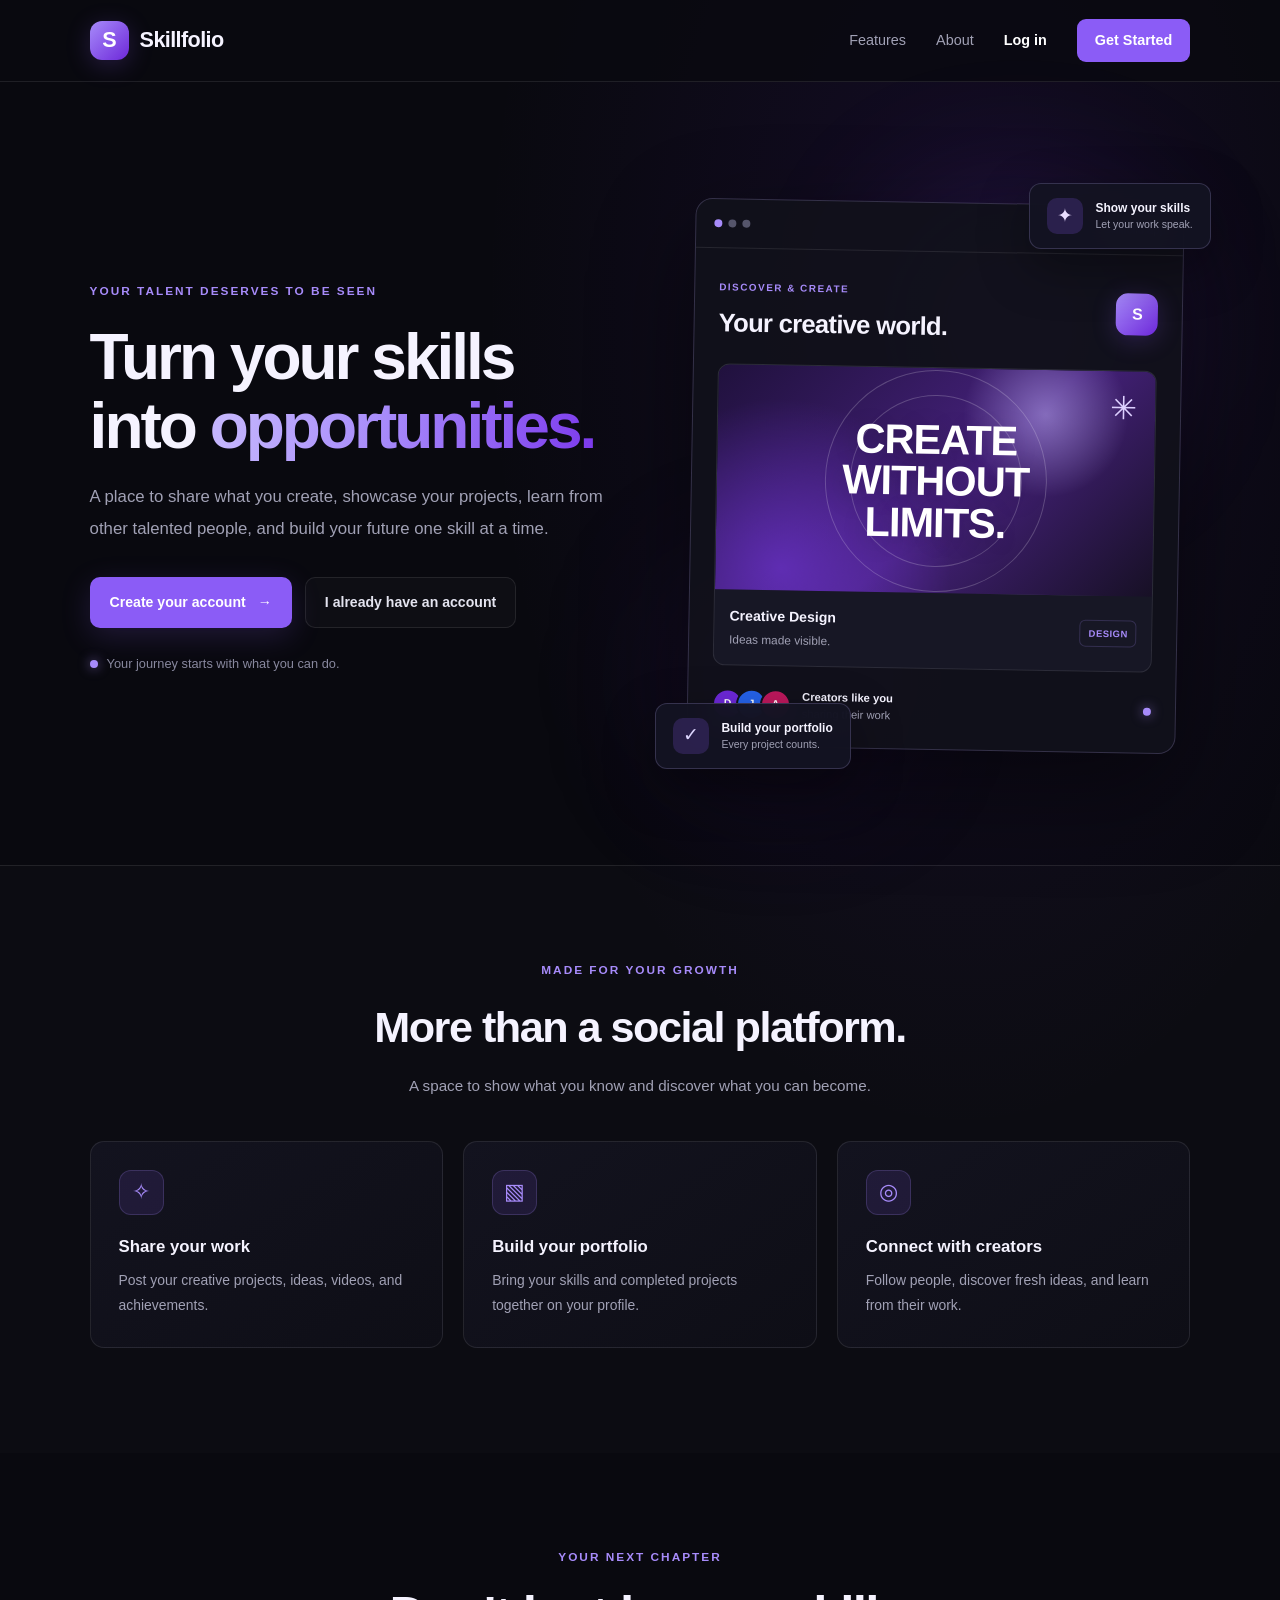
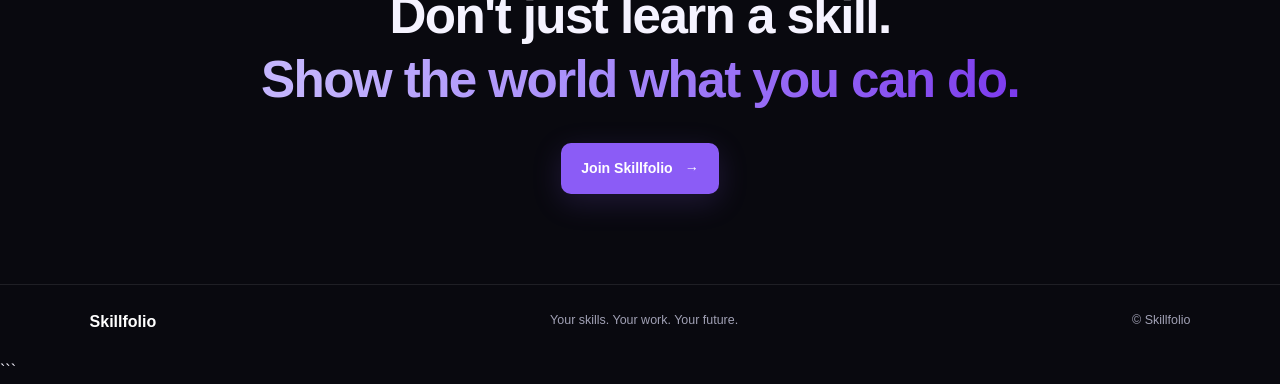
<file: index.html>
<!DOCTYPE html>
<html lang="en">
<head>
  <meta charset="UTF-8">
  <meta name="viewport" content="width=device-width, initial-scale=1.0">

  <title>Skillfolio — Your Skills, Your Future</title>
  <meta
    name="description"
    content="Share your skills, showcase your projects, and connect with creators on Skillfolio."
  >

  <link rel="stylesheet" href="auth.css">
</head>
<body>

  <header class="welcome-header">
    <a href="index.html" class="brand">
      <span class="brand-icon">S</span>
      <span>Skillfolio</span>
    </a>

    <nav class="header-nav">
      <a href="#features">Features</a>
      <a href="#about">About</a>
      <a href="login.html" class="nav-login">Log in</a>
      <a href="signup.html" class="nav-signup">Get Started</a>
    </nav>
  </header>

  <main>
    <section class="hero">
      <div class="hero-content">
        <span class="eyebrow">
          YOUR TALENT DESERVES TO BE SEEN
        </span>

        <h1>
          Turn your skills into
          <span class="gradient-text">opportunities.</span>
        </h1>

        <p class="hero-description">
          A place to share what you create, showcase your projects,
          learn from other talented people, and build your future
          one skill at a time.
        </p>

        <div class="hero-buttons">
          <a href="signup.html" class="button button-primary">
            Create your account
            <span aria-hidden="true">→</span>
          </a>

          <a href="login.html" class="button button-secondary">
            I already have an account
          </a>
        </div>

        <div class="hero-note">
          <span class="status-dot"></span>
          Your journey starts with what you can do.
        </div>
      </div>

      <div class="hero-visual" aria-label="Skillfolio platform preview">
        <div class="glow glow-one"></div>
        <div class="glow glow-two"></div>

        <div class="preview-window">
          <div class="preview-topbar">
            <div class="window-dots">
              <span></span>
              <span></span>
              <span></span>
            </div>

            <span class="preview-label">skillfolio.app</span>
          </div>

          <div class="preview-content">
            <div class="preview-heading">
              <div>
                <span class="preview-overline">DISCOVER & CREATE</span>
                <h2>Your creative world.</h2>
              </div>

              <div class="preview-logo">S</div>
            </div>

            <div class="project-card project-main">
              <div class="project-art art-design">
                <span class="art-caption">CREATE<br>WITHOUT<br>LIMITS.</span>
                <span class="art-symbol">✳</span>
              </div>

              <div class="project-info">
                <div>
                  <h3>Creative Design</h3>
                  <p>Ideas made visible.</p>
                </div>
                <span class="project-tag">DESIGN</span>
              </div>
            </div>

            <div class="preview-bottom">
              <div class="mini-avatar avatar-purple">D</div>
              <div class="mini-avatar avatar-blue">J</div>
              <div class="mini-avatar avatar-pink">A</div>

              <p>
                <strong>Creators like you</strong>
                <span>sharing their work</span>
              </p>

              <span class="online-indicator"></span>
            </div>
          </div>
        </div>

        <div class="floating-card floating-top">
          <span class="floating-icon">✦</span>
          <div>
            <strong>Show your skills</strong>
            <span>Let your work speak.</span>
          </div>
        </div>

        <div class="floating-card floating-bottom">
          <span class="floating-check">✓</span>
          <div>
            <strong>Build your portfolio</strong>
            <span>Every project counts.</span>
          </div>
        </div>
      </div>
    </section>

    <section class="features" id="features">
      <div class="section-heading">
        <span class="eyebrow">MADE FOR YOUR GROWTH</span>
        <h2>More than a social platform.</h2>
        <p>
          A space to show what you know and discover what you can become.
        </p>
      </div>

      <div class="feature-grid">
        <article class="feature-card">
          <div class="feature-icon">✧</div>
          <h3>Share your work</h3>
          <p>
            Post your creative projects, ideas, videos, and achievements.
          </p>
        </article>

        <article class="feature-card">
          <div class="feature-icon">▧</div>
          <h3>Build your portfolio</h3>
          <p>
            Bring your skills and completed projects together on your profile.
          </p>
        </article>

        <article class="feature-card">
          <div class="feature-icon">◎</div>
          <h3>Connect with creators</h3>
          <p>
            Follow people, discover fresh ideas, and learn from their work.
          </p>
        </article>
      </div>
    </section>

    <section class="about-section" id="about">
      <span class="eyebrow">YOUR NEXT CHAPTER</span>
      <h2>Don't just learn a skill.<br>
        <span class="gradient-text">Show the world what you can do.</span>
      </h2>
      <a href="signup.html" class="button button-primary">
        Join Skillfolio <span aria-hidden="true">→</span>
      </a>
    </section>
  </main>

  <footer class="welcome-footer">
    <a href="index.html" class="footer-brand">Skillfolio</a>
    <p>Your skills. Your work. Your future.</p>
    <span>© <span id="current-year"></span> Skillfolio</span>
  </footer>

  <script src="auth.js"></script>
</body>
</html>
```
</file>
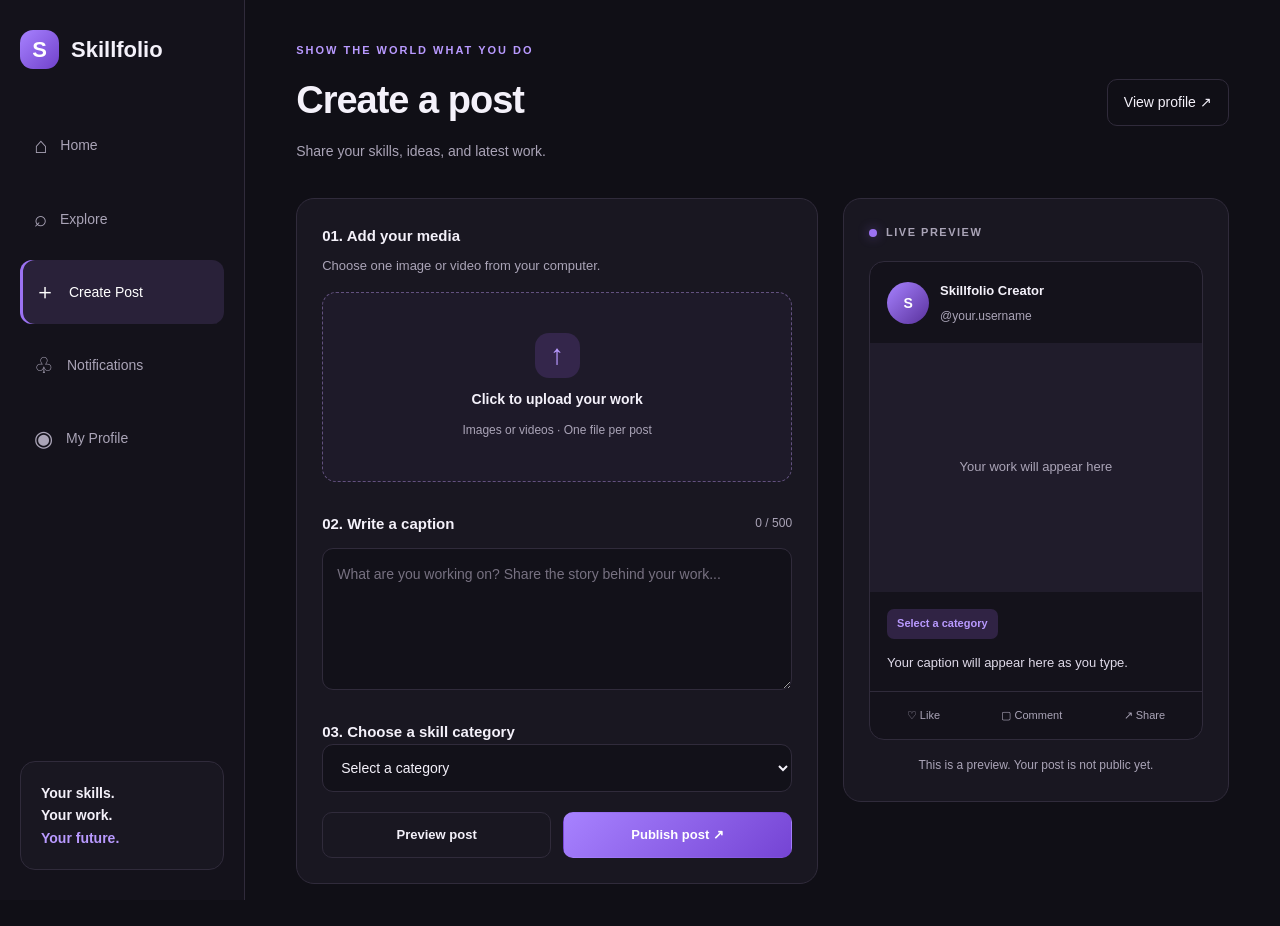
<file: create-post.html>
<!DOCTYPE html>
<html lang="en">
<head>
  <meta charset="UTF-8">
  <meta name="viewport" content="width=device-width, initial-scale=1.0">
  <meta name="theme-color" content="#100F16">
  <title>Create Post | Skillfolio</title>

  <!-- Shared website styling -->
  <link rel="stylesheet" href="style.css">

  <!-- Create Post page styling -->
  <link rel="stylesheet" href="create-post.css">

  <script src="create-post.js" defer></script>
</head>
<body>
  <div class="create-post-app">

    <aside class="create-post-sidebar">
      <a class="create-post-logo" href="index.html">
        <span class="logo-symbol">S</span>
        <span>Skillfolio</span>
      </a>

      <nav class="create-post-navigation" aria-label="Main navigation">
        <a href="home.html">
          <span>⌂</span> Home
        </a>
        <a href="explore.html">
          <span>⌕</span> Explore
        </a>
        <a href="create-post.html" class="active"
           aria-current="page">
          <span>＋</span> Create Post
        </a>
        <a href="notifications.html">
          <span>♧</span> Notifications
        </a>
        <a href="profile.html">
          <span>◉</span> My Profile
        </a>
      </nav>

      <div class="create-post-sidebar-note">
        <p>Your skills.</p>
        <p>Your work.</p>
        <p class="purple-text">Your future.</p>
      </div>
    </aside>

    <main class="create-post-main">
      <header class="create-post-header">
        <div>
          <p class="page-eyebrow">SHOW THE WORLD WHAT YOU DO</p>
          <h1>Create a post</h1>
          <p class="page-subtitle">
            Share your skills, ideas, and latest work.
          </p>
        </div>
        <a href="profile.html" class="profile-shortcut">
          View profile ↗
        </a>
      </header>

      <div class="create-post-layout">

        <section class="post-editor-panel">
          <form id="create-post-form">

            <div class="editor-section">
              <label class="editor-label" for="post-media">
                01. Add your media
              </label>
              <p class="editor-help">
                Choose one image or video from your computer.
              </p>

              <label class="media-upload-area" for="post-media"
                     id="media-upload-area">
                <span class="upload-icon">↑</span>
                <strong>Click to upload your work</strong>
                <span>Images or videos · One file per post</span>
              </label>

              <input
                type="file"
                id="post-media"
                accept="image/*,video/*"
                hidden
              >

              <div id="media-preview" class="media-preview"
                   hidden>
                <img id="preview-image" alt="Selected media preview"
                     hidden>
                <video id="preview-video" controls hidden></video>
                <button type="button" id="remove-media"
                        class="remove-media-button">
                  Remove media
                </button>
              </div>
            </div>

            <div class="editor-section">
              <div class="label-row">
                <label class="editor-label" for="post-caption">
                  02. Write a caption
                </label>
                <span id="caption-count">0 / 500</span>
              </div>

              <textarea
                id="post-caption"
                maxlength="500"
                rows="5"
                placeholder="What are you working on? Share the story behind your work..."
                required
              ></textarea>
            </div>

            <div class="editor-section">
              <label class="editor-label" for="post-category">
                03. Choose a skill category
              </label>

              <select id="post-category" required>
                <option value="">Select a category</option>
                <option value="Design">Design</option>
                <option value="Development">Development</option>
                <option value="Photography">Photography</option>
                <option value="Fashion">Fashion</option>
                <option value="Music">Music</option>
              </select>
            </div>

            <p id="form-message" class="form-message"
               role="status" aria-live="polite"></p>

            <div class="editor-actions">
              <button type="button" id="preview-post-button"
                      class="secondary-button">
                Preview post
              </button>
              <button type="submit" class="publish-button">
                Publish post ↗
              </button>
            </div>

          </form>
        </section>

        <aside class="post-preview-panel">
          <div class="preview-heading">
            <span class="preview-status-dot"></span>
            LIVE PREVIEW
          </div>

          <article class="preview-post-card">
            <div class="preview-author">
              <div class="preview-avatar">S</div>
              <div>
                <strong>Skillfolio Creator</strong>
                <p>@your.username</p>
              </div>
            </div>

            <div class="preview-media-placeholder"
                 id="preview-card-media">
              <span>Your work will appear here</span>
            </div>

            <div class="preview-post-details">
              <span id="preview-card-category"
                    class="preview-category">
                Select a category
              </span>
              <p id="preview-card-caption">
                Your caption will appear here as you type.
              </p>
            </div>

            <div class="preview-post-actions">
              <span>♡ Like</span>
              <span>▢ Comment</span>
              <span>↗ Share</span>
            </div>
          </article>

          <p class="preview-disclaimer">
            This is a preview. Your post is not public yet.
          </p>
        </aside>

      </div>
    </main>
  </div>

  <nav class="create-post-mobile-nav"
       aria-label="Mobile navigation">
    <a href="index.html">Home</a>
    <a href="explore.html">Explore</a>
    <a href="create-post.html" aria-current="page">＋ Create</a>
    <a href="profile.html">Profile</a>
  </nav>
</body>
</html>
</file>
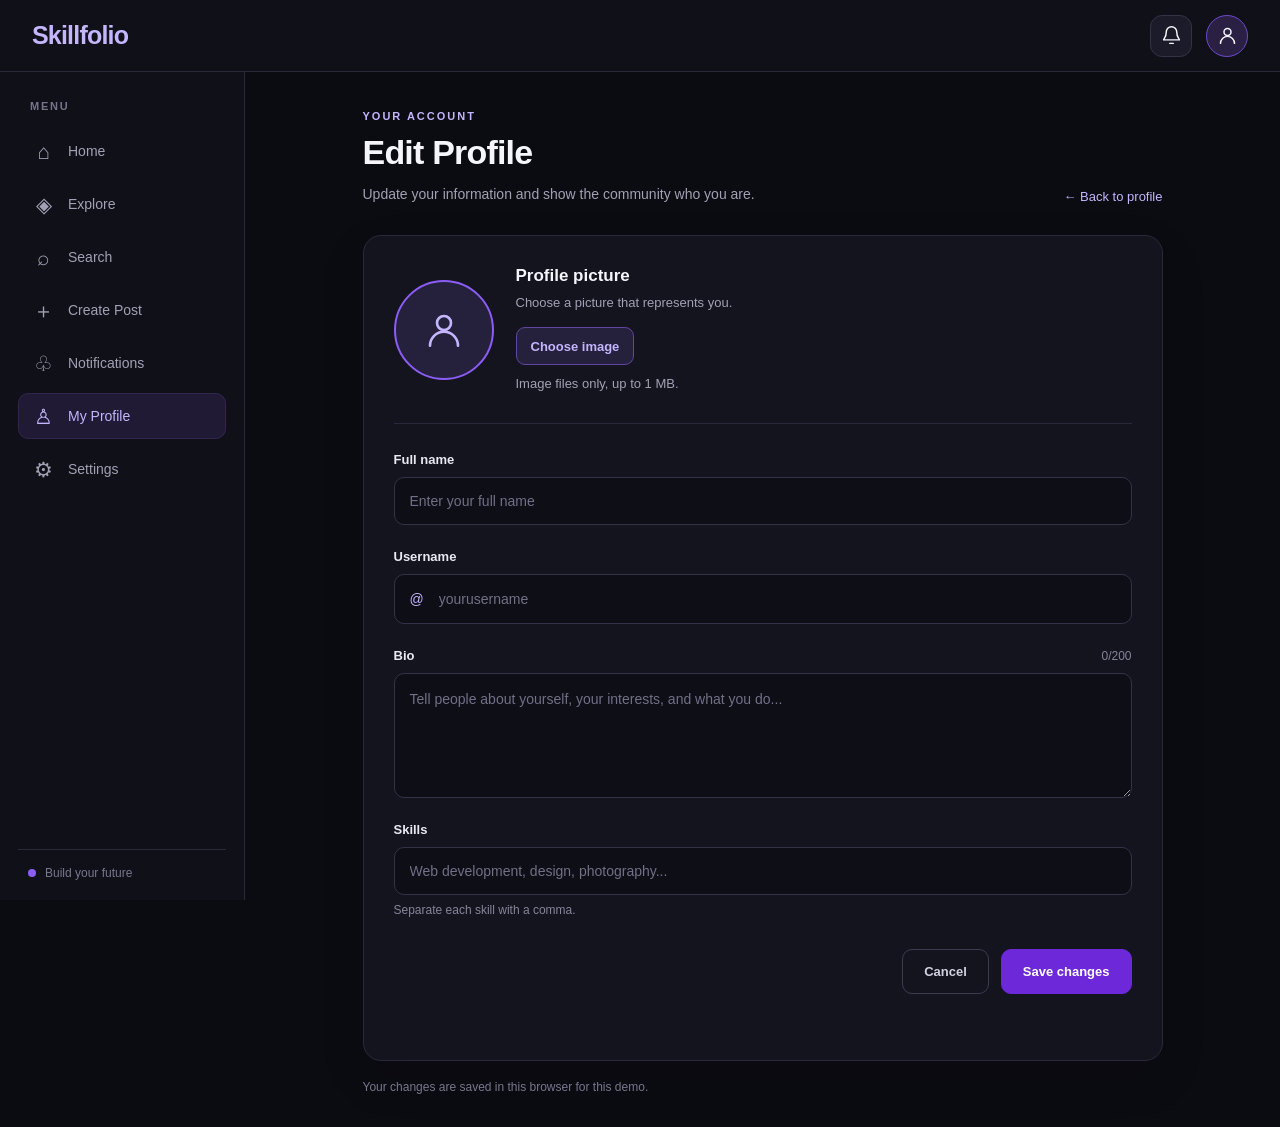
<file: edit-profile.html>
<!DOCTYPE html>
<html lang="en">
<head>
  <meta charset="UTF-8">
  <meta name="viewport" content="width=device-width, initial-scale=1.0">
  <meta name="theme-color" content="#0b0b12">
  <title>Edit Profile | Skillfolio</title>
  <link rel="stylesheet" href="edit-profile.css">
  <script src="edit-profile.js" defer></script>
</head>
<body>

  <!-- TOP NAVBAR -->
  <header class="top-navbar">
    <a href="index.html" class="brand">Skillfolio</a>

    <div class="navbar-actions">
      <a href="notifications.html" class="navbar-icon" aria-label="Notifications" title="Notifications">
        <svg viewBox="0 0 24 24" aria-hidden="true">
          <path d="M18 8a6 6 0 0 0-12 0c0 7-3 7-3 9h18c0-2-3-2-3-9"/>
          <path d="M10 21h4"/>
        </svg>
      </a>

      <a href="profile.html" class="navbar-avatar" aria-label="My profile" title="My profile">
        <svg viewBox="0 0 24 24" aria-hidden="true">
          <circle cx="12" cy="8" r="4"/>
          <path d="M4 21a8 8 0 0 1 16 0"/>
        </svg>
      </a>
    </div>
  </header>

  <div class="page-layout">

    <!-- SIDEBAR -->
    <aside class="sidebar">
      <p class="sidebar-heading">MENU</p>

      <nav class="sidebar-nav" aria-label="Main navigation">
        <a href="index.html" class="nav-link">
          <span class="nav-icon">⌂</span>
          <span>Home</span>
        </a>

        <a href="explore.html" class="nav-link">
          <span class="nav-icon">◈</span>
          <span>Explore</span>
        </a>

        <a href="search.html" class="nav-link">
          <span class="nav-icon">⌕</span>
          <span>Search</span>
        </a>

        <a href="create-post.html" class="nav-link">
          <span class="nav-icon">＋</span>
          <span>Create Post</span>
        </a>

        <a href="notifications.html" class="nav-link">
          <span class="nav-icon">♧</span>
          <span>Notifications</span>
        </a>

        <a href="profile.html" class="nav-link">
          <span class="nav-icon">♙</span>
          <span>My Profile</span>
        </a>

        <a href="settings.html" class="nav-link">
          <span class="nav-icon">⚙</span>
          <span>Settings</span>
        </a>
      </nav>

      <div class="sidebar-footer">
        <span class="footer-dot"></span>
        <span>Build your future</span>
      </div>
    </aside>

    <!-- MAIN CONTENT -->
    <main class="main-content">

      <div class="page-heading">
        <div>
          <p class="eyebrow">YOUR ACCOUNT</p>
          <h1>Edit Profile</h1>
          <p class="page-description">
            Update your information and show the community who you are.
          </p>
        </div>

        <a href="profile.html" class="back-link">← Back to profile</a>
      </div>

      <form id="editProfileForm" class="profile-form">

        <!-- PROFILE PHOTO -->
        <section class="photo-section">
          <div class="avatar-preview" id="avatarPreview">
            <svg viewBox="0 0 24 24" aria-hidden="true">
              <circle cx="12" cy="8" r="4"/>
              <path d="M4 21a8 8 0 0 1 16 0"/>
            </svg>
          </div>

          <div class="photo-details">
            <h2>Profile picture</h2>
            <p>Choose a picture that represents you.</p>

            <label for="profilePicture" class="upload-button">
              Choose image
            </label>

            <input
              type="file"
              id="profilePicture"
              accept="image/*"
              hidden
            >

            <p class="field-hint">Image files only, up to 1 MB.</p>
          </div>
        </section>

        <!-- FULL NAME -->
        <div class="form-group">
          <label for="fullName">Full name</label>
          <input
            type="text"
            id="fullName"
            name="fullName"
            placeholder="Enter your full name"
            maxlength="60"
            autocomplete="name"
            required
          >
        </div>

        <!-- USERNAME -->
        <div class="form-group">
          <label for="username">Username</label>
          <div class="username-field">
            <span>@</span>
            <input
              type="text"
              id="username"
              name="username"
              placeholder="yourusername"
              maxlength="30"
              autocomplete="username"
              required
            >
          </div>
        </div>

        <!-- BIO -->
        <div class="form-group">
          <div class="label-row">
            <label for="bio">Bio</label>
            <span id="bioCount">0/200</span>
          </div>

          <textarea
            id="bio"
            name="bio"
            rows="4"
            maxlength="200"
            placeholder="Tell people about yourself, your interests, and what you do..."
          ></textarea>
        </div>

        <!-- SKILLS -->
        <div class="form-group">
          <label for="skills">Skills</label>
          <input
            type="text"
            id="skills"
            name="skills"
            maxlength="300"
            placeholder="Web development, design, photography..."
          >
          <p class="field-hint">Separate each skill with a comma.</p>
        </div>

        <!-- FORM ACTIONS -->
        <div class="form-actions">
          <a href="profile.html" class="cancel-button">Cancel</a>
          <button type="submit" class="save-button">Save changes</button>
        </div>

        <p id="formMessage" class="form-message" role="status" aria-live="polite"></p>

      </form>

      <p class="privacy-note">
        Your changes are saved in this browser for this demo.
      </p>

    </main>
  </div>

</body>
</html>
</file>
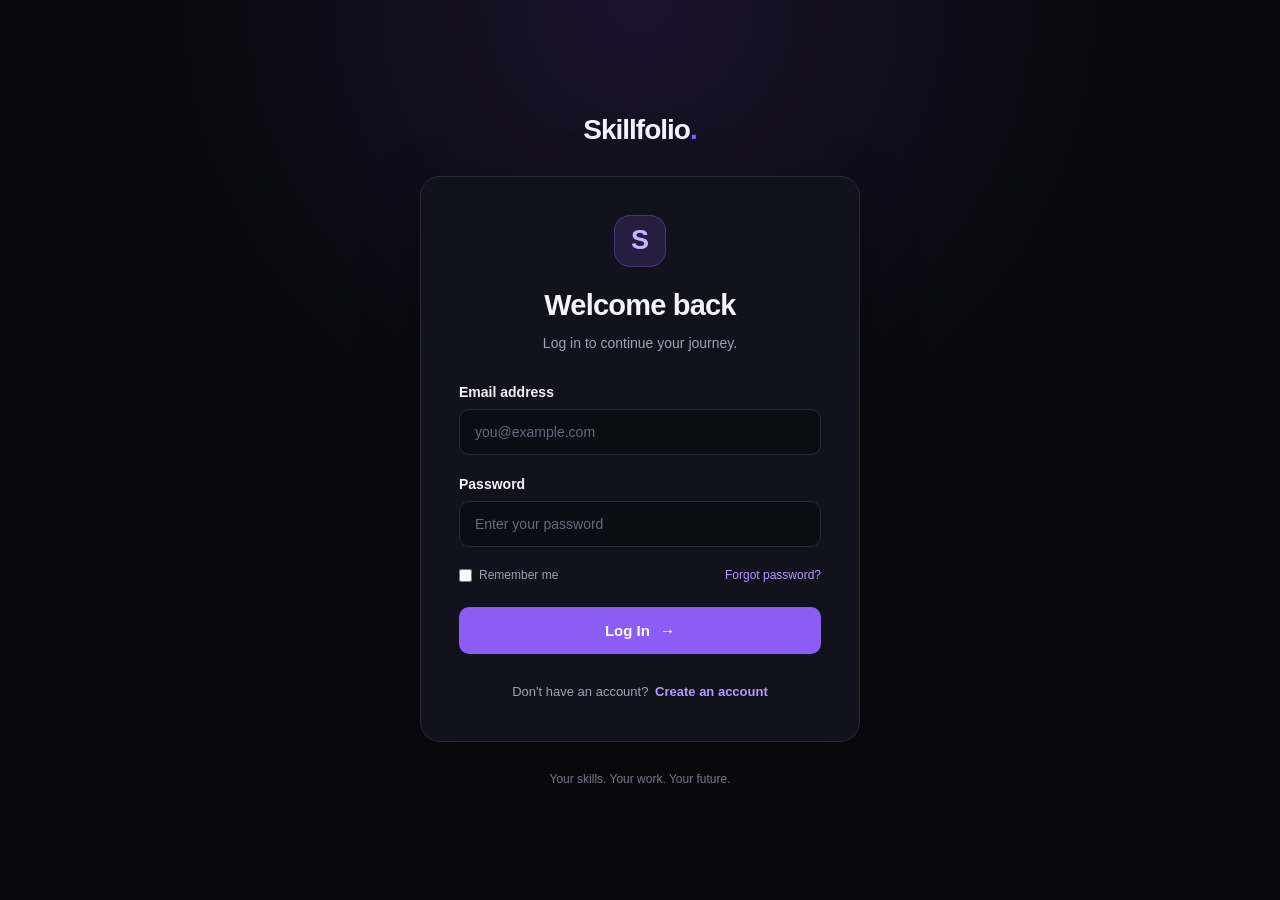
<file: login.html>
<!DOCTYPE html>
<html lang="en">
<head>
  <meta charset="UTF-8">
  <meta name="viewport" content="width=device-width, initial-scale=1.0">
  <title>Log In | Skillfolio</title>
  <link rel="stylesheet" href="login.css">
  <script src="login.js" defer></script>
</head>
<body>
  <main class="login-container">
    <a href="index.html" class="brand">Skillfolio<span>.</span></a>

    <section class="login-card">
      <div class="logo-icon">S</div>

      <h1>Welcome back</h1>
      <p class="subtitle">Log in to continue your journey.</p>

      <form id="login-form">
        <div class="form-group">
          <label for="email">Email address</label>
          <input
            type="email"
            id="email"
            name="email"
            placeholder="you@example.com"
            autocomplete="email"
            required
          >
        </div>

        <div class="form-group">
          <label for="password">Password</label>
          <input
            type="password"
            id="password"
            name="password"
            placeholder="Enter your password"
            autocomplete="current-password"
            required
          >
        </div>

        <div class="form-options">
          <label class="remember-option">
            <input type="checkbox" id="remember">
            Remember me
          </label>
          <a href="#" id="forgot-password">Forgot password?</a>
        </div>

        <button type="submit" class="login-button">
          Log In <span aria-hidden="true">→</span>
        </button>

        <p id="login-message" role="status" aria-live="polite"></p>
      </form>

      <p class="signup-prompt">
        Don't have an account?
        <a href="signup.html">Create an account</a>
      </p>
    </section>

    <p class="footer-text">
      Your skills. Your work. Your future.
    </p>
  </main>
</body>
</html>
</file>
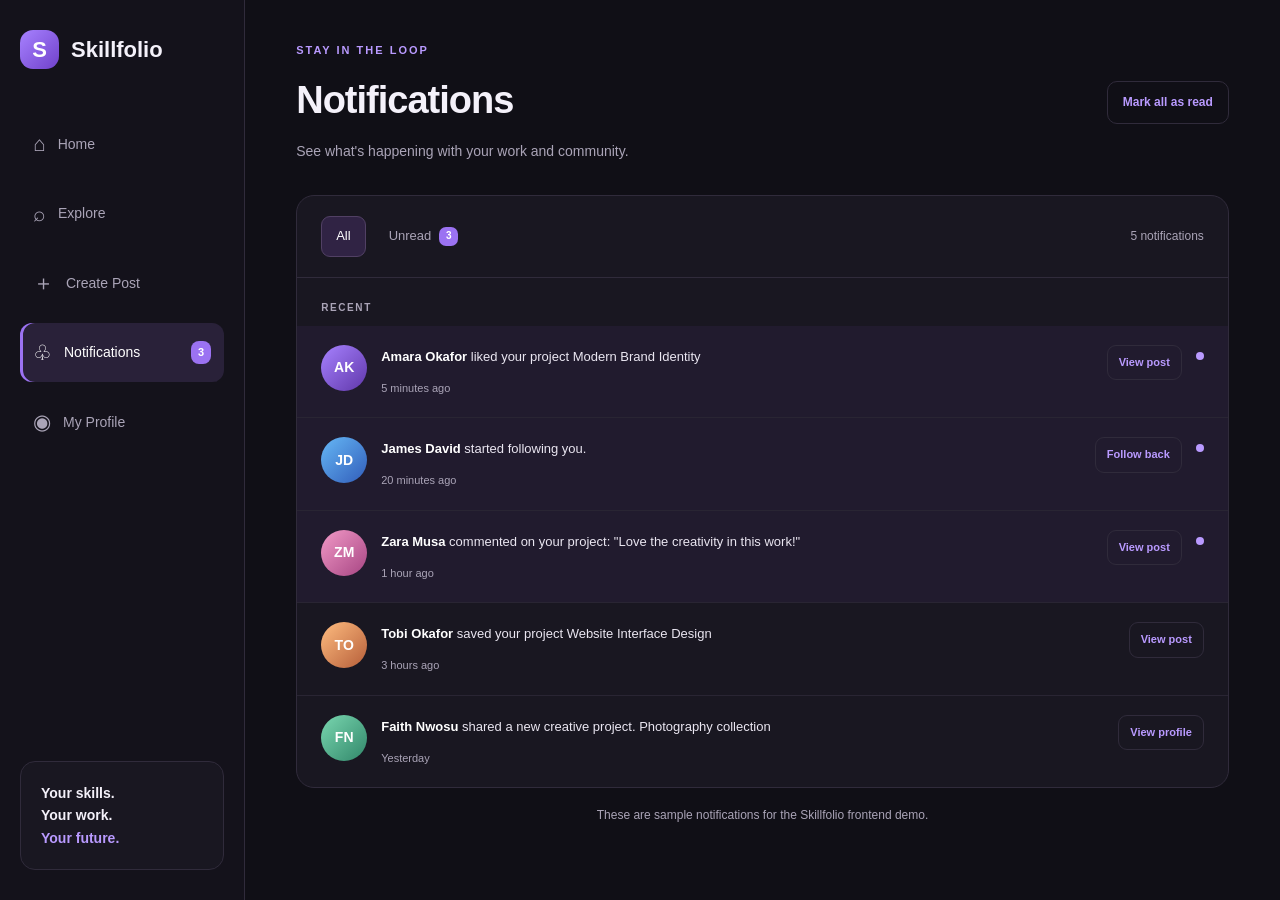
<file: notifications.html>
<!DOCTYPE html>
<html lang="en">
<head>
  <meta charset="UTF-8">
  <meta name="viewport" content="width=device-width, initial-scale=1.0">
  <meta name="theme-color" content="#100F16">
  <title>Notifications | Skillfolio</title>

  <link rel="stylesheet" href="style.css">
  <link rel="stylesheet" href="notifications.css">
  <script src="notifications.js" defer></script>
</head>
<body>
  <div class="notifications-app">

    <aside class="notifications-sidebar">
      <a href="index.html" class="notifications-logo">
        <span class="notifications-logo-symbol">S</span>
        <span>Skillfolio</span>
      </a>

      <nav class="notifications-navigation" aria-label="Main navigation">
        <a href="home.html"><span>⌂</span> Home</a>
        <a href="explore.html"><span>⌕</span> Explore</a>
        <a href="create-post.html"><span>＋</span> Create Post</a>
        <a href="notifications.html" class="active"
           aria-current="page">
          <span>♧</span> Notifications
          <span id="sidebar-unread-count" class="nav-unread-count">3</span>
        </a>
        <a href="profile.html"><span>◉</span> My Profile</a>
      </nav>

      <div class="notifications-sidebar-note">
        <p>Your skills.</p>
        <p>Your work.</p>
        <p class="notifications-purple-text">Your future.</p>
      </div>
    </aside>

    <main class="notifications-main">
      <header class="notifications-header">
        <div>
          <p class="notifications-eyebrow">STAY IN THE LOOP</p>
          <h1>Notifications</h1>
          <p class="notifications-subtitle">
            See what's happening with your work and community.
          </p>
        </div>

        <button type="button" id="mark-all-read"
                class="mark-all-button">
          Mark all as read
        </button>
      </header>

      <section class="notifications-panel">
        <div class="notifications-toolbar">
          <div class="notification-tabs" role="group"
               aria-label="Filter notifications">
            <button type="button" class="notification-tab active"
                    data-filter="all" aria-pressed="true">
              All
            </button>
            <button type="button" class="notification-tab"
                    data-filter="unread" aria-pressed="false">
              Unread
              <span id="unread-tab-count" class="unread-tab-count">3</span>
            </button>
          </div>

          <span id="notifications-summary"
                class="notifications-summary">
            5 notifications
          </span>
        </div>

        <div class="notification-date-heading">RECENT</div>

        <div id="notifications-list" class="notifications-list"
             aria-live="polite"></div>

        <div id="notifications-empty" class="notifications-empty" hidden>
          <div class="empty-notification-icon">♧</div>
          <h2>You're all caught up!</h2>
          <p>There are no notifications to show here right now.</p>
        </div>
      </section>

      <p class="notifications-demo-note">
        These are sample notifications for the Skillfolio frontend demo.
      </p>
    </main>
  </div>

  <nav class="notifications-mobile-nav" aria-label="Mobile navigation">
    <a href="index.html">Home</a>
    <a href="explore.html">Explore</a>
    <a href="create-post.html">＋ Create</a>
    <a href="notifications.html" aria-current="page">Activity</a>
    <a href="profile.html">Profile</a>
  </nav>
</body>
</html>
</file>
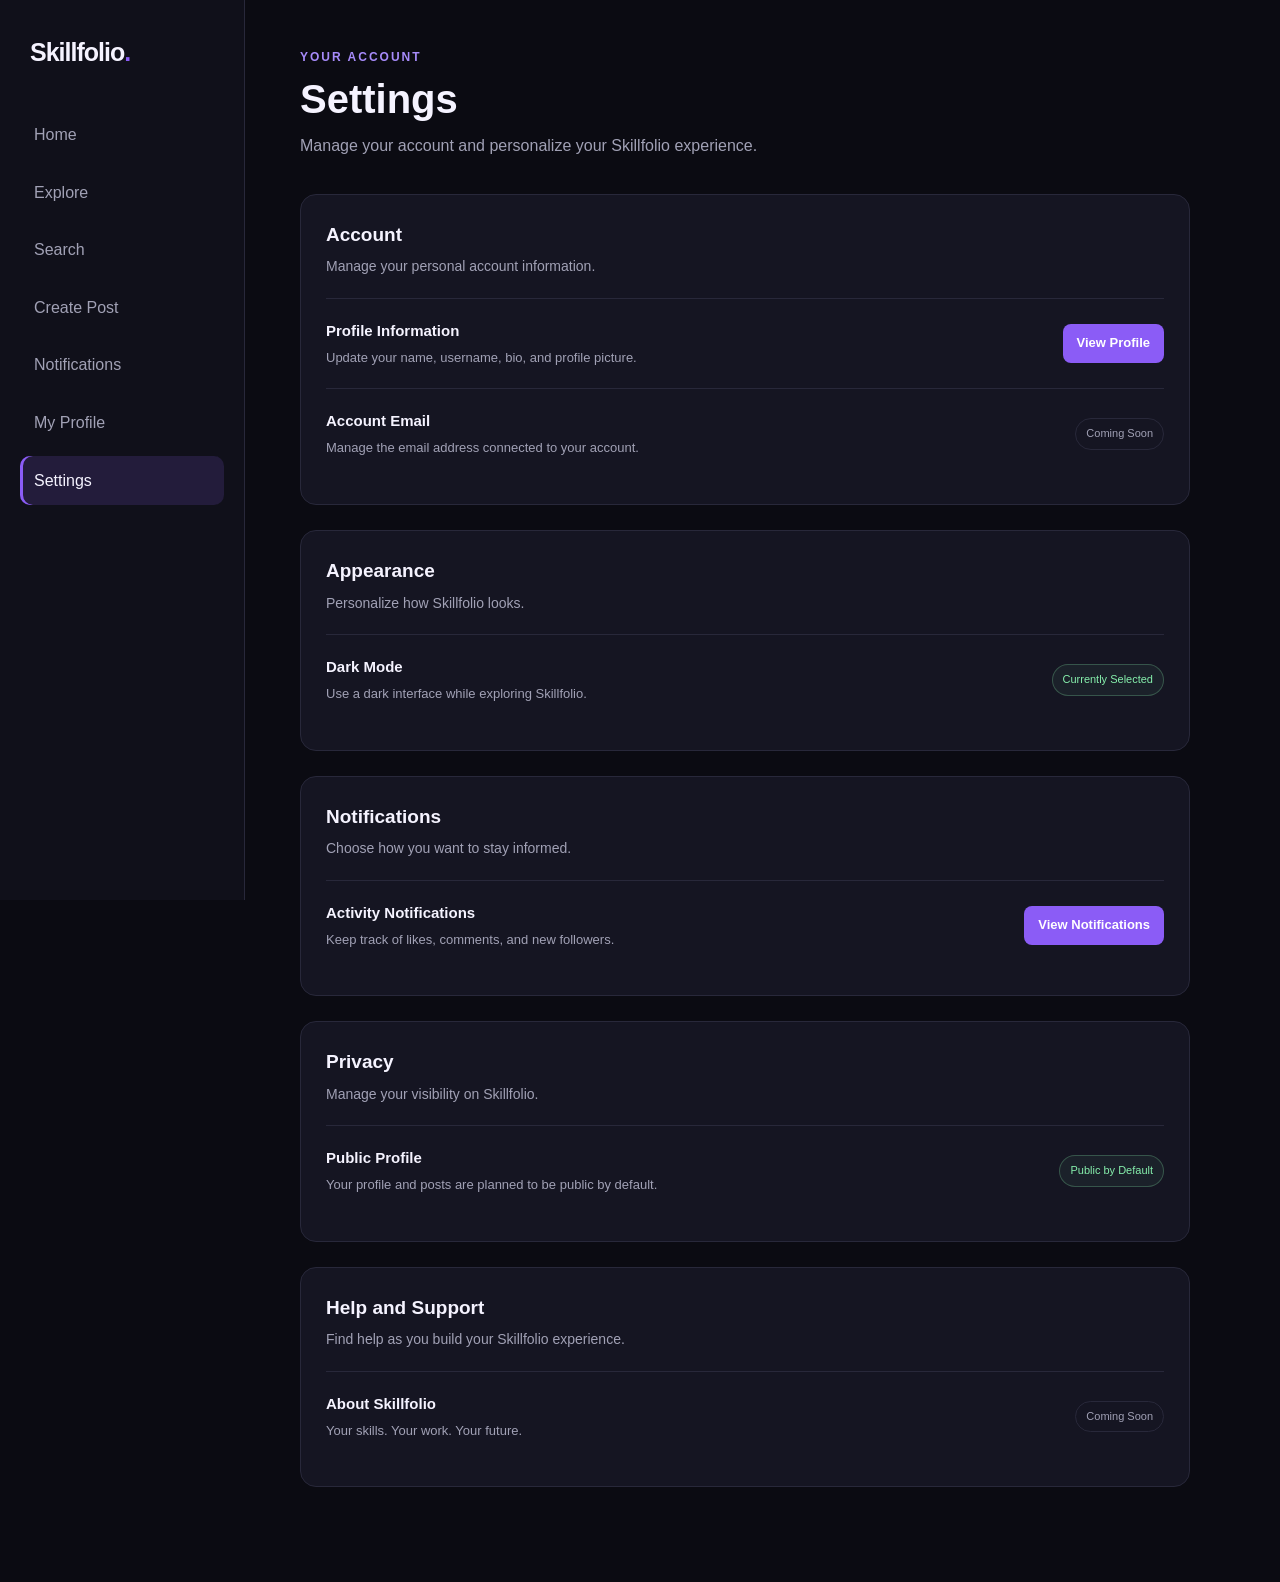
<file: settings.html>
<!DOCTYPE html>
<html lang="en">
<head>
  <meta charset="UTF-8">
  <meta name="viewport" content="width=device-width, initial-scale=1.0">
  <title>Settings | Skillfolio</title>

  <!-- Settings page styling -->
  <link rel="stylesheet" href="settings.css">
</head>

<body>

  <!-- Main page layout -->
  <div class="settings-layout">

    <!-- Sidebar navigation -->
    <aside class="sidebar">
      <a href="index.html" class="logo">Skillfolio</a>

      <nav class="sidebar-nav">
        <a href="home.html" class="nav-link">Home</a>
        <a href="explore.html" class="nav-link">Explore</a>
        <a href="search.html" class="nav-link">Search</a>
        <a href="create-post.html" class="nav-link">Create Post</a>
        <a href="notifications.html" class="nav-link">Notifications</a>
        <a href="profile.html" class="nav-link">My Profile</a>
        <a href="settings.html" class="nav-link active">Settings</a>
      </nav>
    </aside>

    <!-- Main settings content -->
    <main class="settings-main">

      <!-- Page heading -->
      <header class="settings-header">
        <p class="eyebrow">YOUR ACCOUNT</p>
        <h1>Settings</h1>
        <p>Manage your account and personalize your Skillfolio experience.</p>
      </header>

      <!-- Account settings section -->
      <section class="settings-section">
        <h2>Account</h2>
        <p>Manage your personal account information.</p>

        <div class="settings-item">
          <div>
            <h3>Profile Information</h3>
            <p>Update your name, username, bio, and profile picture.</p>
          </div>
          <a href="profile.html" class="settings-action">View Profile</a>
        </div>

        <div class="settings-item">
          <div>
            <h3>Account Email</h3>
            <p>Manage the email address connected to your account.</p>
          </div>
          <span class="coming-soon">Coming Soon</span>
        </div>
      </section>

      <!-- Appearance settings section -->
      <section class="settings-section">
        <h2>Appearance</h2>
        <p>Personalize how Skillfolio looks.</p>

        <div class="settings-item">
          <div>
            <h3>Dark Mode</h3>
            <p>Use a dark interface while exploring Skillfolio.</p>
          </div>
          <span class="setting-status">Currently Selected</span>
        </div>
      </section>

      <!-- Notification settings section -->
      <section class="settings-section">
        <h2>Notifications</h2>
        <p>Choose how you want to stay informed.</p>

        <div class="settings-item">
          <div>
            <h3>Activity Notifications</h3>
            <p>Keep track of likes, comments, and new followers.</p>
          </div>
          <a href="notifications.html" class="settings-action">View Notifications</a>
        </div>
      </section>

      <!-- Privacy settings section -->
      <section class="settings-section">
        <h2>Privacy</h2>
        <p>Manage your visibility on Skillfolio.</p>

        <div class="settings-item">
          <div>
            <h3>Public Profile</h3>
            <p>Your profile and posts are planned to be public by default.</p>
          </div>
          <span class="setting-status">Public by Default</span>
        </div>
      </section>

      <!-- Help section -->
      <section class="settings-section">
        <h2>Help and Support</h2>
        <p>Find help as you build your Skillfolio experience.</p>

        <div class="settings-item">
          <div>
            <h3>About Skillfolio</h3>
            <p>Your skills. Your work. Your future.</p>
          </div>
          <span class="coming-soon">Coming Soon</span>
        </div>
      </section>

    </main>
  </div>

</body>
</html>
</file>
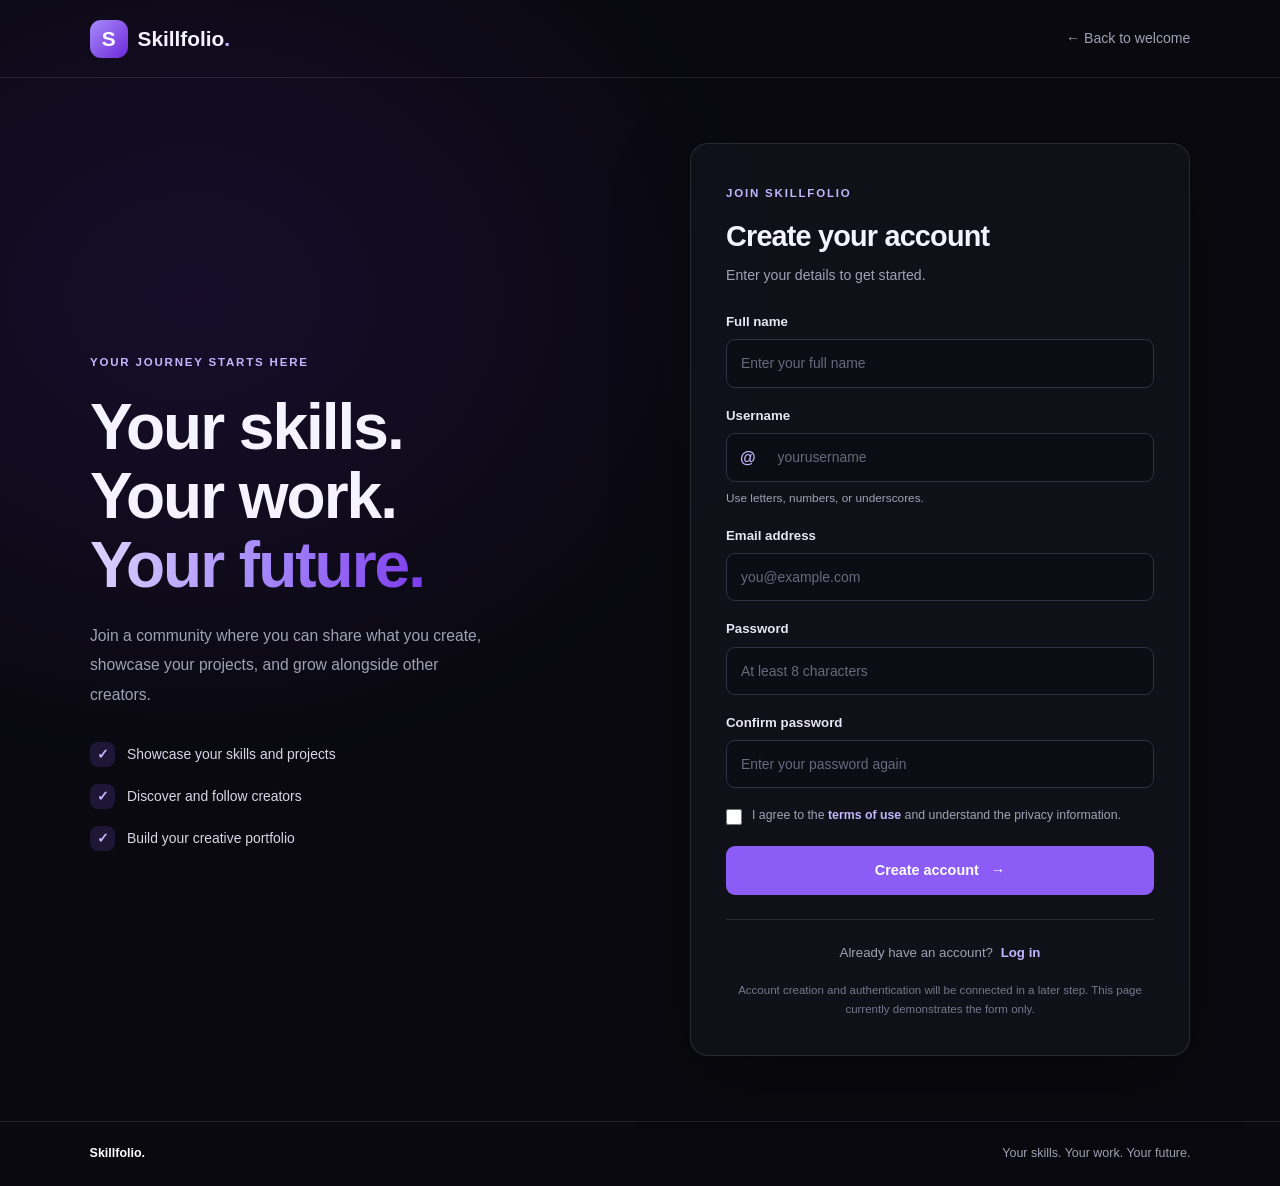
<file: signup.html>
<!DOCTYPE html>
<html lang="en">
<head>
  <meta charset="UTF-8">
  <meta name="viewport" content="width=device-width, initial-scale=1.0">
  <meta name="theme-color" content="#09090f">
  <meta name="description" content="Create your Skillfolio account and showcase your skills.">

  <title>Create Account | Skillfolio</title>

  <link rel="stylesheet" href="signup.css">
  <script src="signup.js" defer></script>
</head>
<body>
  <header class="signup-header">
    <a href="index.html" class="brand">
      <span class="brand-icon">S</span>
      <span>Skillfolio<span class="brand-dot">.</span></span>
    </a>

    <a href="index.html" class="back-link">← Back to welcome</a>
  </header>

  <main class="signup-layout">
    <section class="signup-intro">
      <span class="eyebrow">YOUR JOURNEY STARTS HERE</span>

      <h1>
        Your skills.<br>
        Your work.<br>
        <span class="gradient-text">Your future.</span>
      </h1>

      <p>
        Join a community where you can share what you create,
        showcase your projects, and grow alongside other creators.
      </p>

      <div class="intro-points">
        <div><span class="check-icon">✓</span> Showcase your skills and projects</div>
        <div><span class="check-icon">✓</span> Discover and follow creators</div>
        <div><span class="check-icon">✓</span> Build your creative portfolio</div>
      </div>
    </section>

    <section class="signup-card">
      <div class="form-heading">
        <span class="eyebrow">JOIN SKILLFOLIO</span>
        <h2>Create your account</h2>
        <p>Enter your details to get started.</p>
      </div>

      <form id="signup-form">
        <div class="form-field">
          <label for="full-name">Full name</label>
          <input
            id="full-name"
            name="fullName"
            type="text"
            placeholder="Enter your full name"
            autocomplete="name"
            minlength="2"
            maxlength="80"
            required
          >
        </div>

        <div class="form-field">
          <label for="username">Username</label>
          <div class="input-with-prefix">
            <span>@</span>
            <input
              id="username"
              name="username"
              type="text"
              placeholder="yourusername"
              autocomplete="username"
              minlength="3"
              maxlength="20"
              pattern="[A-Za-z0-9_]+"
              title="Use letters, numbers, and underscores only."
              required
            >
          </div>
          <small>Use letters, numbers, or underscores.</small>
        </div>

        <div class="form-field">
          <label for="email">Email address</label>
          <input
            id="email"
            name="email"
            type="email"
            placeholder="you@example.com"
            autocomplete="email"
            required
          >
        </div>

        <div class="form-field">
          <label for="password">Password</label>
          <input
            id="password"
            name="password"
            type="password"
            placeholder="At least 8 characters"
            autocomplete="new-password"
            minlength="8"
            required
          >
        </div>

        <div class="form-field">
          <label for="confirm-password">Confirm password</label>
          <input
            id="confirm-password"
            name="confirmPassword"
            type="password"
            placeholder="Enter your password again"
            autocomplete="new-password"
            minlength="8"
            required
          >
        </div>

        <label class="terms-row">
          <input id="terms" name="terms" type="checkbox" required>
          <span>
            I agree to the
            <a href="#terms-note">terms of use</a>
            and understand the privacy information.
          </span>
        </label>

        <button class="signup-button" type="submit">
          Create account <span aria-hidden="true">→</span>
        </button>

        <p id="form-message" class="form-message" role="status" aria-live="polite"></p>
      </form>

      <div class="login-prompt">
        Already have an account?
        <a href="login.html">Log in</a>
      </div>

      <p class="terms-note" id="terms-note">
        Account creation and authentication will be connected in a later
        step. This page currently demonstrates the form only.
      </p>
    </section>
  </main>

  <footer class="signup-footer">
    <a href="index.html">Skillfolio.</a>
    <span>Your skills. Your work. Your future.</span>
  </footer>
</body>
</html>
</file>
<file: auth.css>
/* ==========================
   SKILLFOLIO WELCOME PAGE
   ========================== */

:root {
  --bg: #09090f;
  --surface: #11111b;
  --surface-light: #171725;
  --purple: #8b5cf6;
  --purple-light: #a78bfa;
  --text: #f5f3ff;
  --muted: #a1a1b5;
  --border: rgba(255, 255, 255, 0.09);
}

* {
  box-sizing: border-box;
  margin: 0;
  padding: 0;
}

html {
  scroll-behavior: smooth;
  scroll-padding-top: 90px;
}

body {
  min-height: 100vh;
  background:
    radial-gradient(ellipse at 75% 15%, rgba(91, 33, 182, 0.13), transparent 35%),
    var(--bg);
  color: var(--text);
  font-family: Inter, -apple-system, BlinkMacSystemFont, "Segoe UI",
    sans-serif;
  line-height: 1.6;
  overflow-x: hidden;
}

a {
  color: inherit;
  text-decoration: none;
}

button,
a {
  -webkit-tap-highlight-color: transparent;
}

.welcome-header {
  width: 100%;
  min-height: 82px;
  padding: 18px 7%;
  display: flex;
  align-items: center;
  justify-content: space-between;
  gap: 25px;
  border-bottom: 1px solid var(--border);
  background: rgba(9, 9, 15, 0.8);
}

.brand {
  display: inline-flex;
  align-items: center;
  gap: 11px;
  font-size: 1.35rem;
  font-weight: 800;
  letter-spacing: -0.6px;
}

.brand-icon,
.preview-logo {
  display: grid;
  place-items: center;
  width: 39px;
  height: 39px;
  border-radius: 12px;
  background: linear-gradient(135deg, #a78bfa, #6d28d9);
  color: white;
  box-shadow: 0 5px 25px rgba(139, 92, 246, 0.22);
}

.header-nav {
  display: flex;
  align-items: center;
  gap: 30px;
}

.header-nav > a {
  color: var(--muted);
  font-size: 0.9rem;
  transition: color 0.2s ease, background 0.2s ease;
}

.header-nav > a:hover {
  color: white;
}

.header-nav .nav-login {
  color: white;
  font-weight: 600;
}

.header-nav .nav-signup {
  padding: 10px 18px;
  color: white;
  background: var(--purple);
  border-radius: 9px;
  font-weight: 700;
}

.header-nav .nav-signup:hover,
.button-primary:hover {
  background: #7c3aed;
  transform: translateY(-2px);
}

/* Hero */

.hero {
  max-width: 1440px;
  min-height: 660px;
  margin: auto;
  padding: 95px 7% 90px;
  display: grid;
  grid-template-columns: 1fr 0.95fr;
  align-items: center;
  gap: 55px;
}

.hero-content {
  max-width: 610px;
}

.eyebrow {
  display: inline-block;
  color: var(--purple-light);
  font-size: 0.74rem;
  font-weight: 800;
  letter-spacing: 2px;
}

.hero h1 {
  max-width: 650px;
  margin: 20px 0;
  font-size: clamp(2.8rem, 5vw, 4.8rem);
  line-height: 1.08;
  letter-spacing: -3px;
  font-weight: 850;
}

.gradient-text {
  background: linear-gradient(100deg, #c4b5fd 5%, #a78bfa 45%, #7c3aed 100%);
  -webkit-background-clip: text;
  background-clip: text;
  color: transparent;
}

.hero-description {
  max-width: 540px;
  color: var(--muted);
  font-size: 1.05rem;
  line-height: 1.9;
}

.hero-buttons {
  display: flex;
  flex-wrap: wrap;
  gap: 13px;
  margin-top: 32px;
}

.button {
  display: inline-flex;
  min-height: 49px;
  align-items: center;
  justify-content: center;
  gap: 12px;
  padding: 13px 19px;
  border: 1px solid transparent;
  border-radius: 10px;
  font-size: 0.88rem;
  font-weight: 750;
  transition: transform 0.2s ease, background 0.2s ease,
    border-color 0.2s ease;
}

.button-primary {
  color: white;
  background: var(--purple);
  box-shadow: 0 8px 30px rgba(139, 92, 246, 0.18);
}

.button-secondary {
  color: #e4e4f0;
  border-color: var(--border);
  background: rgba(255, 255, 255, 0.025);
}

.button-secondary:hover {
  border-color: rgba(167, 139, 250, 0.5);
  background: var(--surface-light);
}

.hero-note {
  display: flex;
  align-items: center;
  gap: 9px;
  margin-top: 26px;
  color: #88889e;
  font-size: 0.8rem;
}

.status-dot,
.online-indicator {
  width: 8px;
  height: 8px;
  flex-shrink: 0;
  border-radius: 50%;
  background: #a78bfa;
  box-shadow: 0 0 12px rgba(167, 139, 250, 0.65);
}

/* Right-side platform preview */

.hero-visual {
  position: relative;
  min-width: 0;
  padding: 25px 10px;
  isolation: isolate;
}

.glow {
  position: absolute;
  z-index: -1;
  border-radius: 50%;
  filter: blur(75px);
  pointer-events: none;
}

.glow-one {
  top: 5%;
  right: 10%;
  width: 240px;
  height: 240px;
  background: rgba(124, 58, 237, 0.24);
}

.glow-two {
  bottom: 0;
  left: 0;
  width: 190px;
  height: 190px;
  background: rgba(76, 29, 149, 0.2);
}

.preview-window {
  position: relative;
  max-width: 510px;
  margin: auto;
  overflow: hidden;
  border: 1px solid rgba(196, 181, 253, 0.2);
  border-radius: 17px;
  background: rgba(17, 17, 27, 0.94);
  box-shadow: 0 35px 100px rgba(0, 0, 0, 0.45);
  transform: rotate(1deg);
}

.preview-topbar {
  display: flex;
  align-items: center;
  justify-content: space-between;
  padding: 15px 18px;
  border-bottom: 1px solid var(--border);
}

.window-dots {
  display: flex;
  gap: 6px;
}

.window-dots span {
  width: 8px;
  height: 8px;
  border-radius: 50%;
  background: #55556b;
}

.window-dots span:first-child {
  background: #a78bfa;
}

.preview-label {
  color: #85859c;
  font-size: 0.7rem;
}

.preview-content {
  padding: 24px;
}

.preview-heading {
  display: flex;
  align-items: center;
  justify-content: space-between;
  gap: 15px;
  margin-bottom: 21px;
}

.preview-overline {
  color: var(--purple-light);
  font-size: 0.62rem;
  font-weight: 800;
  letter-spacing: 1.5px;
}

.preview-heading h2 {
  margin-top: 4px;
  font-size: clamp(1.15rem, 2vw, 1.65rem);
  letter-spacing: -0.7px;
}

.preview-logo {
  width: 42px;
  height: 42px;
  flex-shrink: 0;
  font-weight: 900;
}

.project-card {
  overflow: hidden;
  border: 1px solid var(--border);
  border-radius: 12px;
  background: #171725;
}

.project-art {
  position: relative;
  display: flex;
  min-height: 225px;
  align-items: center;
  justify-content: center;
  overflow: hidden;
}

.art-design {
  background:
    radial-gradient(circle at 75% 20%, rgba(196, 181, 253, 0.5), transparent 22%),
    radial-gradient(circle at 15% 90%, rgba(124, 58, 237, 0.55), transparent 40%),
    linear-gradient(135deg, #20113d, #45217b 55%, #171025);
}

.art-design::before,
.art-design::after {
  position: absolute;
  width: 170px;
  height: 170px;
  border: 1px solid rgba(255, 255, 255, 0.2);
  border-radius: 50%;
  content: "";
}

.art-design::after {
  width: 220px;
  height: 220px;
}

.art-caption {
  position: relative;
  z-index: 1;
  color: white;
  font-size: clamp(1.7rem, 3.6vw, 2.6rem);
  font-weight: 900;
  line-height: 0.99;
  letter-spacing: -1px;
  text-align: center;
  text-shadow: 0 5px 25px rgba(0, 0, 0, 0.2);
}

.art-symbol {
  position: absolute;
  top: 12px;
  right: 19px;
  color: #ddd0ff;
  font-size: 2rem;
}

.project-info {
  display: flex;
  align-items: center;
  justify-content: space-between;
  gap: 10px;
  padding: 15px;
}

.project-info h3 {
  font-size: 0.88rem;
}

.project-info p {
  margin-top: 3px;
  color: var(--muted);
  font-size: 0.74rem;
}

.project-tag {
  padding: 5px 8px;
  border: 1px solid rgba(167, 139, 250, 0.2);
  border-radius: 6px;
  color: var(--purple-light);
  font-size: 0.59rem;
  font-weight: 800;
  letter-spacing: 0.5px;
}

.preview-bottom {
  display: flex;
  align-items: center;
  padding-top: 22px;
}

.mini-avatar {
  display: grid;
  place-items: center;
  width: 31px;
  height: 31px;
  margin-right: -7px;
  border: 2px solid var(--surface);
  border-radius: 50%;
  color: white;
  font-size: 0.65rem;
  font-weight: 800;
}

.avatar-purple {
  background: #6d28d9;
}

.avatar-blue {
  background: #2563eb;
}

.avatar-pink {
  background: #be185d;
}

.preview-bottom p {
  display: flex;
  flex-direction: column;
  margin-left: 18px;
  font-size: 0.7rem;
  line-height: 1.5;
}

.preview-bottom p span {
  color: var(--muted);
}

.online-indicator {
  margin-left: auto;
  background: #a78bfa;
}

/* Floating cards */

.floating-card {
  position: absolute;
  z-index: 2;
  display: flex;
  align-items: center;
  gap: 12px;
  padding: 14px 17px;
  border: 1px solid rgba(196, 181, 253, 0.2);
  border-radius: 12px;
  background: rgba(20, 19, 34, 0.95);
  box-shadow: 0 18px 50px rgba(0, 0, 0, 0.35);
  backdrop-filter: blur(15px);
}

.floating-top {
  top: 1%;
  right: -4%;
}

.floating-bottom {
  bottom: 1%;
  left: -5%;
}

.floating-icon,
.floating-check {
  display: grid;
  place-items: center;
  width: 36px;
  height: 36px;
  flex-shrink: 0;
  border-radius: 10px;
  color: #e9ddff;
  background: rgba(139, 92, 246, 0.2);
  font-size: 1.2rem;
}

.floating-check {
  color: #ddd6fe;
}

.floating-card div {
  display: flex;
  flex-direction: column;
  line-height: 1.5;
}

.floating-card strong {
  font-size: 0.75rem;
}

.floating-card div span {
  color: var(--muted);
  font-size: 0.66rem;
}

/* Features */

.features {
  padding: 90px 7% 105px;
  border-top: 1px solid var(--border);
  background: rgba(255, 255, 255, 0.012);
}

.section-heading {
  max-width: 650px;
  margin: 0 auto 42px;
  text-align: center;
}

.section-heading h2 {
  margin: 12px 0;
  font-size: clamp(1.8rem, 3.5vw, 2.7rem);
  letter-spacing: -1.5px;
}

.section-heading p {
  color: var(--muted);
  font-size: 0.95rem;
}

.feature-grid {
  display: grid;
  grid-template-columns: repeat(3, minmax(0, 1fr));
  gap: 20px;
  max-width: 1150px;
  margin: auto;
}

.feature-card {
  padding: 28px;
  border: 1px solid var(--border);
  border-radius: 14px;
  background: linear-gradient(145deg, #13131f, #0e0e16);
  transition: transform 0.25s ease, border-color 0.25s ease;
}

.feature-card:hover {
  transform: translateY(-5px);
  border-color: rgba(167, 139, 250, 0.35);
}

.feature-icon {
  display: grid;
  place-items: center;
  width: 45px;
  height: 45px;
  margin-bottom: 19px;
  border: 1px solid rgba(167, 139, 250, 0.2);
  border-radius: 12px;
  background: rgba(139, 92, 246, 0.12);
  color: var(--purple-light);
  font-size: 1.35rem;
}

.feature-card h3 {
  margin-bottom: 8px;
  font-size: 1.05rem;
}

.feature-card p {
  color: var(--muted);
  font-size: 0.87rem;
  line-height: 1.8;
}

/* Final call to action */

.about-section {
  padding: 90px 7%;
  text-align: center;
}

.about-section h2 {
  margin: 16px auto 26px;
  font-size: clamp(1.9rem, 4vw, 3.3rem);
  line-height: 1.25;
  letter-spacing: -1.6px;
}

.about-section .button {
  margin-top: 5px;
}

.welcome-footer {
  display: flex;
  flex-wrap: wrap;
  align-items: center;
  justify-content: space-between;
  gap: 15px;
  padding: 24px 7%;
  border-top: 1px solid var(--border);
  color: var(--muted);
  font-size: 0.78rem;
}

.footer-brand {
  color: white;
  font-size: 1rem;
  font-weight: 800;
}

/* Responsive layout */

@media (max-width: 1000px) {
  .hero {
    grid-template-columns: 1fr 0.9fr;
    gap: 25px;
    padding-right: 5%;
    padding-left: 5%;
  }

  .hero h1 {
    letter-spacing: -2px;
  }

  .floating-top {
    right: -1%;
  }

  .floating-bottom {
    left: -1%;
  }

  .features {
    padding-right: 5%;
    padding-left: 5%;
  }
}

@media (max-width: 760px) {
  .welcome-header {
    padding: 16px 5%;
  }

  .header-nav {
    gap: 13px;
  }

  .header-nav > a {
    font-size: 0.78rem;
  }

  .header-nav > a:first-child,
  .header-nav > a:nth-child(2) {
    display: none;
  }

  .header-nav .nav-signup {
    padding: 9px 12px;
  }

  .hero {
    grid-template-columns: 1fr;
    gap: 35px;
    padding: 75px 6% 80px;
  }

  .hero-content {
    max-width: 600px;
  }

  .hero h1 {
    font-size: clamp(2.8rem, 9vw, 4rem);
  }

  .hero-visual {
    width: 100%;
    max-width: 560px;
    margin: auto;
    padding: 25px 15px;
  }

  .floating-top {
    right: 0;
  }

  .floating-bottom {
    left: 0;
  }

  .feature-grid {
    grid-template-columns: 1fr;
    max-width: 520px;
    margin: auto;
  }

  .features {
    padding-top: 75px;
    padding-bottom: 75px;
  }

  .feature-card {
    padding: 25px;
  }

  .welcome-footer {
    justify-content: center;
    text-align: center;
  }
}

@media (max-width: 420px) {
  .brand {
    gap: 8px;
    font-size: 1.12rem;
  }

  .brand-icon {
    width: 34px;
    height: 34px;
  }

  .header-nav {
    gap: 10px;
  }

  .header-nav .nav-login {
    display: none;
  }

  .hero {
    padding-top: 60px;
  }

  .hero h1 {
    font-size: 2.65rem;
    letter-spacing: -1.7px;
  }

  .hero-description {
    font-size: 0.94rem;
  }

  .hero-buttons {
    align-items: stretch;
    flex-direction: column;
  }

  .button {
    width: 100%;
  }

  .preview-content {
    padding: 17px;
  }

  .project-art {
    min-height: 180px;
  }

  .floating-card {
    gap: 8px;
    padding: 10px;
  }

  .floating-card strong {
    font-size: 0.66rem;
  }

  .floating-card div span {
    font-size: 0.58rem;
  }

  .floating-icon,
  .floating-check {
    width: 30px;
    height: 30px;
  }

  .about-section {
    padding: 70px 6%;
  }
}

@media (prefers-reduced-motion: reduce) {
  *,
  *::before,
  *::after {
    scroll-behavior: auto !important;
    transition-duration: 0.01ms !important;
  }
}
</file>
<file: style.css>
/* ========================================
   SKILLFOLIO — DESIGN SYSTEM
======================================== */

:root {
  color-scheme: dark;
  --bg: #0d0d12;

  --surface: #15151d;
  --surface-light: #1c1b27;
  --border: #292735;
  --text: #f5f3ff;
  --muted: #9693a8;
  --purple: #9b6dff;
  --purple-bright: #b18aff;
  --purple-dark: #6d42c5;
  --radius: 18px;
  --sidebar-width: 230px;
}

* {
  box-sizing: border-box;
  margin: 0;
  padding: 0;
}

html {
  scroll-behavior: smooth;
  scroll-padding-top: 24px;
}

body {
  min-height: 100vh;
  background: var(--bg);
  color: var(--text);
  font-family: Inter, -apple-system, BlinkMacSystemFont, "Segoe UI",
    sans-serif;
  font-size: 14px;
  line-height: 1.6;
}

button,
input {
  font: inherit;
}

button,
a {
  -webkit-tap-highlight-color: transparent;
}

button {
  color: inherit;
  cursor: pointer;
}

a {
  color: inherit;
  text-decoration: none;
}

button:focus-visible,
a:focus-visible,
input:focus-visible {
  outline: 2px solid var(--purple-bright);
  outline-offset: 4px;
}

button:disabled {
  cursor: not-allowed;
  opacity: 0.6;
}

/* ========================================
   MAIN LAYOUT
======================================== */

.app {
  display: grid;
  grid-template-columns: var(--sidebar-width) minmax(0, 1fr) 285px;
  gap: 28px;
  max-width: 1600px;
  min-height: 100vh;
  margin: 0 auto;
  padding: 0 30px;
}

.sidebar {
  position: sticky;
  top: 0;
  font-size: medium;
  display: flex;
  flex-direction: column;
  height: 100vh;
  padding: 30px 0 24px;
  border-right: 1px solid var(--border);
}

.main-content {
  min-width: 0;
  padding: 35px 0 24px;
}

.right-panel {
  padding: 35px 0 24px;
}

/* ========================================
   BRAND
======================================== */

.brand {
  display: inline-flex;
  align-items: center;
  gap: 11px;
  width: fit-content;
  margin-bottom: 45px;
  font-size: 23px;
  font-weight: 800;
  letter-spacing: -1px;
}

.brand-icon {
  display: grid;
  width: 37px;
  height: 37px;
  place-items: center;
  border-radius: 12px;
  background: linear-gradient(135deg, var(--purple-bright), var(--purple-dark));
  box-shadow: 0 5px 22px #8651ff30;
  color: white;
  font-size: 22px;
}

.brand-dot {
  color: var(--purple-bright);
}

/* ========================================
   SIDEBAR NAVIGATION
======================================== */

.main-nav {
  display: grid;
  gap: 9px;
  padding-right: 20px;
}

.nav-link {
  display: flex;
  align-items: center;
  gap: 14px;
  min-height: 48px;
  padding: 0 15px;
  border: 1px solid transparent;
  border-radius: 12px;
  color: var(--muted);
  font-weight: 550;
  transition: background 180ms ease, color 180ms ease;
}

.nav-icon {
  width: 22px;
  font-size: 23px;
  line-height: 1;
  text-align: center;
}

.nav-link:hover,
.nav-link.active {
  background: #9b6dff16;
  color: var(--purple-bright);
}

.nav-link.active {
  border-color: #9b6dff25;
}

.sidebar-bottom {
  margin-top: auto;
  padding-right: 20px;
}

.mini-profile {
  display: flex;
  align-items: center;
  gap: 11px;
  padding: 15px 0;
  border-top: 1px solid var(--border);
}

.mini-profile-info {
  display: grid;
  gap: 2px;
  min-width: 0;
}

.mini-profile-info strong {
  font-size: 12px;
}

.mini-profile-info span,
.sidebar-note {
  color: var(--muted);
  font-size: 11px;
}

.sidebar-note {
  line-height: 1.7;
}

/* ========================================
   AVATARS
======================================== */

.avatar {
  display: grid;
  flex: 0 0 auto;
  width: 42px;
  height: 42px;
  place-items: center;
  overflow: hidden;
  border: 2px solid #ffffff10;
  border-radius: 50%;
  background: var(--surface-light);
  font-weight: 750;
}

.avatar-purple {
  background: linear-gradient(135deg, #9b6dff, #50318d);
  color: white;
}

.avatar-pink {
  background: linear-gradient(135deg, #fb85bc, #803e90);
  color: white;
}

.avatar-blue {
  background: linear-gradient(135deg, #70c9ff, #3d528f);
  color: white;
}

.avatar-orange {
  background: linear-gradient(135deg, #ffbc82, #a74c42);
  color: white;
}

/* ========================================
   HEADER
======================================== */

.topbar {
  display: flex;
  align-items: center;
  justify-content: space-between;
  gap: 18px;
  margin-bottom: 27px;
}

.eyebrow {
  margin-bottom: 6px;
  color: var(--purple-bright);
  font-size: 10px;
  font-weight: 800;
  letter-spacing: 1.6px;
}

.topbar h1 {
  font-size: clamp(23px, 2.2vw, 31px);
  font-weight: 750;
  letter-spacing: -1.2px;
  line-height: 1.25;
}

.topbar-subtitle {
  margin-top: 8px;
  color: var(--muted);
  font-size: 13px;
}

.primary-button {
  display: inline-flex;
  flex: 0 0 auto;
  align-items: center;
  justify-content: center;
  gap: 8px;
  min-height: 43px;
  padding: 0 17px;
  border: 0;
  border-radius: 12px;
  background: linear-gradient(135deg, #a77aff, #7545d3);
  box-shadow: 0 6px 20px #8252e522;
  color: white;
  font-weight: 700;
  transition: transform 180ms ease, filter 180ms ease;
}

.primary-button:hover {
  filter: brightness(1.12);
  transform: translateY(-2px);
}

/* ========================================
   SEARCH
======================================== */

.search-bar {
  display: flex;
  align-items: center;
  gap: 12px;
  min-height: 51px;
  padding: 0 15px;
  border: 1px solid var(--border);
  border-radius: 13px;
  background: var(--surface);
}

.search-bar > span {
  color: var(--muted);
  font-size: 24px;
}

.search-bar input {
  width: 100%;
  min-width: 0;
  border: 0;
  outline: 0;
  background: transparent;
  color: var(--text);
}

.search-bar input::placeholder {
  color: #777387;
}

.search-bar input:focus-visible {
  outline: none;
}

.search-bar:focus-within {
  border-color: var(--purple-dark);
}

.search-bar button {
  border: 0;
  background: transparent;
  color: var(--purple-bright);
  font-weight: 700;
}

/* ========================================
   SECTIONS AND CATEGORIES
======================================== */

.section-block {
  margin-top: 37px;
}

.section-heading {
  display: flex;
  align-items: center;
  justify-content: space-between;
  gap: 14px;
  margin-bottom: 18px;
}

.section-heading h2,
.side-heading h2 {
  font-size: 19px;
  font-weight: 750;
  letter-spacing: -0.4px;
}

.text-link {
  color: var(--purple-bright);
  font-size: 12px;
  font-weight: 650;
}

.text-link:hover {
  color: white;
}

.category-list {
  display: flex;
  gap: 9px;
  overflow-x: auto;
  padding: 2px 1px 9px;
  scrollbar-width: thin;
  scrollbar-color: var(--border) transparent;
}

.category-chip {
  flex: 0 0 auto;
  padding: 9px 14px;
  border: 1px solid var(--border);
  border-radius: 11px;
  background: var(--surface);
  color: #c0bdcf;
  font-size: 12px;
  font-weight: 600;
  transition: background 180ms ease, border-color 180ms ease;
}

.category-chip:hover,
.category-chip.selected {
  border-color: #8d60e9;
  background: #9b6dff19;
  color: var(--purple-bright);
}

/* ========================================
   FEED
======================================== */

.feed-label {
  display: inline-flex;
  align-items: center;
  gap: 7px;
  color: var(--muted);
  font-size: 11px;
}

.status-dot {
  width: 7px;
  height: 7px;
  border-radius: 50%;
  background: #72d6a0;
}

.feed-grid {
  display: grid;
  grid-template-columns: repeat(2, minmax(0, 1fr));
  gap: 18px;
}

.post-card {
  min-width: 0;
  overflow: hidden;
  border: 1px solid var(--border);
  border-radius: var(--radius);
  background: var(--surface);
  transition: border-color 180ms ease, transform 180ms ease;
}

.post-card:hover {
  transform: translateY(-3px);
  border-color: #51416f;
}

.post-image {
  position: relative;
  display: block;
  width: 100%;
  aspect-ratio: 4 / 3;
  overflow: hidden;
  background: var(--surface-light);
}

.post-image img {
  display: block;
  width: 100%;
  height: 100%;
  object-fit: cover;
  transition: transform 350ms ease;
}

.post-card:hover .post-image img {
  transform: scale(1.035);
}

.post-category {
  position: absolute;
  top: 12px;
  left: 12px;
  padding: 5px 9px;
  border: 1px solid #ffffff25;
  border-radius: 7px;
  background: #111019d9;
  color: #e5d8ff;
  font-size: 10px;
  font-weight: 700;
  backdrop-filter: blur(10px);
}

.post-body {
  padding: 14px;
}

.post-author {
  display: flex;
  align-items: center;
  gap: 9px;
  min-width: 0;
  margin-bottom: 13px;
}

.post-author .avatar {
  width: 34px;
  height: 34px;
  font-size: 12px;
}

.author-info {
  display: grid;
  min-width: 0;
  gap: 1px;
}

.author-info strong {
  overflow: hidden;
  font-size: 12px;
  text-overflow: ellipsis;
  white-space: nowrap;
}

.author-info span {
  color: var(--muted);
  font-size: 10px;
}

.post-title {
  margin-bottom: 6px;
  font-size: 15px;
  font-weight: 750;
  line-height: 1.45;
}

.post-caption {
  display: -webkit-box;
  overflow: hidden;
  color: var(--muted);
  font-size: 12px;
  line-height: 1.7;
  -webkit-box-orient: vertical;
  -webkit-line-clamp: 3;
}

.post-actions {
  display: flex;
  align-items: center;
  gap: 14px;
  margin-top: 15px;
  padding-top: 12px;
  border-top: 1px solid var(--border);
}

.post-action {
  display: inline-flex;
  align-items: center;
  gap: 5px;
  padding: 3px 0;
  border: 0;
  background: transparent;
  color: var(--muted);
  font-size: 11px;
}

.post-action:hover,
.post-action.is-active {
  color: var(--purple-bright);
}

.post-action.is-liked {
  color: #ff79ad;
}

.post-action:disabled {
  opacity: 0.8;
}

.post-action.save-action {
  margin-left: auto;
  font-size: 17px;
}

.empty-state {
  padding: 40px 15px;
  color: var(--muted);
  text-align: center;
}

/* ========================================
   RIGHT PANEL
======================================== */

.welcome-card {
  position: relative;
  overflow: hidden;
  padding: 22px 19px;
  border: 1px solid #8252e533;
  border-radius: var(--radius);
  background:
    radial-gradient(ellipse at 100% 0%, #8152df2a, transparent 65%),
    var(--surface);
}

.welcome-symbol {
  display: grid;
  width: 40px;
  height: 40px;
  margin-bottom: 18px;
  place-items: center;
  border: 1px solid #a77aff44;
  border-radius: 12px;
  background: #9b6dff17;
  color: var(--purple-bright);
  font-size: 22px;
}

.welcome-card h2 {
  margin: 7px 0 10px;
  font-size: 21px;
  line-height: 1.35;
  letter-spacing: -0.6px;
}

.welcome-card > p:not(.eyebrow) {
  color: var(--muted);
  font-size: 12px;
  line-height: 1.8;
}

.welcome-link {
  display: inline-flex;
  align-items: center;
  gap: 9px;
  margin-top: 18px;
  color: var(--purple-bright);
  font-size: 12px;
  font-weight: 700;
}

.side-section {
  margin-top: 32px;
}

.side-heading {
  display: flex;
  align-items: center;
  justify-content: space-between;
  gap: 8px;
  margin-bottom: 17px;
}

.side-heading h2 {
  font-size: 15px;
}

.sample-tag {
  color: var(--muted);
  font-size: 9px;
  font-weight: 750;
  letter-spacing: 1px;
}

.suggested-list {
  display: grid;
  gap: 17px;
}

.creator-row {
  display: flex;
  align-items: center;
  gap: 10px;
  min-width: 0;
}

.creator-info {
  display: grid;
  flex: 1;
  min-width: 0;
  gap: 2px;
}

.creator-info strong {
  overflow: hidden;
  font-size: 12px;
  text-overflow: ellipsis;
  white-space: nowrap;
}

.creator-info span {
  overflow: hidden;
  color: var(--muted);
  font-size: 10px;
  text-overflow: ellipsis;
  white-space: nowrap;
}

.follow-button {
  padding: 6px 9px;
  border: 1px solid #9b6dff55;
  border-radius: 8px;
  background: #9b6dff12;
  color: var(--purple-bright);
  font-size: 10px;
  font-weight: 750;
}

.follow-button:hover,
.follow-button.is-following {
  background: var(--purple-dark);
  color: white;
}

.about-copy {
  color: var(--muted);
  font-size: 12px;
  line-height: 1.9;
}

/* ========================================
   FOOTER
======================================== */

.page-footer {
  display: flex;
  flex-wrap: wrap;
  justify-content: space-between;
  gap: 10px;
  margin-top: 40px;
  padding: 20px 0;
  border-top: 1px solid var(--border);
  color: var(--muted);
  font-size: 11px;
}

.page-footer > span:first-child {
  color: var(--text);
  font-weight: 800;
}

/* ========================================
   MOBILE NAVIGATION
======================================== */

.mobile-nav {
  display: none;
}

/* ========================================
   TABLET
======================================== */

@media (max-width: 1200px) {
  .app {
    grid-template-columns: 200px minmax(0, 1fr);
    gap: 25px;
  }

  .right-panel {
    display: none;
  }

  .sidebar {
    --sidebar-width: 200px;
  }
}

/* ========================================
   MOBILE
======================================== */

@media (max-width: 700px) {
  .app {
    display: block;
    padding: 0 17px;
  }

  .sidebar {
    position: static;
    display: block;
    height: auto;
    padding: 18px 0 12px;
    border-right: 0;
    border-bottom: 1px solid var(--border);
  }

  .brand {
    margin-bottom: 0;
    font-size: 21px;
  }

  .main-nav,
  .sidebar-bottom {
    display: none;
  }

  .main-content {
    padding: 27px 0 95px;
  }

  .topbar {
    align-items: flex-start;
  }

  .topbar h1 {
    font-size: 25px;
  }

  .topbar-subtitle {
    max-width: 270px;
    font-size: 12px;
  }

  .primary-button {
    min-height: 39px;
    padding: 0 11px;
    font-size: 11px;
  }

  .section-block {
    margin-top: 30px;
  }

  .section-heading h2 {
    font-size: 18px;
  }

  .feed-grid {
    grid-template-columns: minmax(0, 1fr);
    gap: 16px;
  }

  .post-image {
    aspect-ratio: 5 / 3;
  }

  .mobile-nav {
    position: fixed;
    z-index: 20;
    right: 0;
    bottom: 0;
    left: 0;
    display: flex;
    justify-content: space-around;
    gap: 4px;
    padding: 9px 7px calc(9px + env(safe-area-inset-bottom));
    border-top: 1px solid var(--border);
    background: #111117f5;
    backdrop-filter: blur(18px);
  }

  .mobile-nav-link {
    display: flex;
    flex: 1;
    flex-direction: column;
    align-items: center;
    justify-content: center;
    gap: 2px;
    min-width: 0;
    padding: 5px 0;
    border: 0;
    border-radius: 9px;
    background: transparent;
    color: var(--muted);
    font-size: 10px;
  }

  .mobile-nav-link > span {
    font-size: 20px;
    line-height: 1.2;
  }

  .mobile-nav-link.active,
  .mobile-nav-link:hover {
    color: var(--purple-bright);
  }

  .page-footer {
    padding-bottom: 12px;
  }
}

/* ========================================
   REDUCED MOTION ACCESSIBILITY
======================================== */

@media (prefers-reduced-motion: reduce) {
  *,
  *::before,
  *::after {
    scroll-behavior: auto !important;
    transition-duration: 0.01ms !important;
    animation-duration: 0.01ms !important;
  }
}






/* ========================================
   SKILLFOLIO — EXPLORE PAGE
   ======================================== */

:root {
  --explore-bg: #0d0d12;
  --explore-surface: #15151d;
  --explore-surface-light: #1c1b27;
  --explore-border: #292735;
  --explore-text: #f5f3ff;
  --explore-muted: #9693a8;
  --explore-purple: #9b6dff;
  --explore-purple-bright: #b18aff;
}

/* Reset */
.explore-app,
.explore-app * {
  box-sizing: border-box;
}

.explore-app {
  min-height: 100vh;
  background: var(--explore-bg);
  color: var(--explore-text);
  font-family: Arial, Helvetica, sans-serif;
}

.explore-app a {
  color: inherit;
  text-decoration: none;
}

.explore-app button,
.explore-app input {
  font: inherit;
}

/* Main layout */
.explore-app {
  display: grid;
  grid-template-columns: 245px minmax(0, 1fr);
}

/* Sidebar */
.explore-sidebar {
  position: sticky;
  top: 0;
  height: 100vh;
  padding: 34px 22px;
  border-right: 1px solid var(--explore-border);
  background: var(--explore-bg);
  display: flex;
  flex-direction: column;
}

.explore-brand {
  display: inline-block;
  width: fit-content;
  font-size: 27px;
  font-weight: 800;
  letter-spacing: -1.2px;
  margin: 0 0 46px 8px;
}

.explore-brand span,
.explore-header h1 span {
  color: var(--explore-purple);
}

.explore-nav {
  display: grid;
  gap: 10px;
}

.explore-nav-link {
  display: flex;
  align-items: center;
  gap: 14px;
  padding: 14px 15px;
  border: 1px solid transparent;
  border-radius: 12px;
  color: var(--explore-muted) !important;
  font-size: 14px;
  font-weight: 600;
  transition:
    background 0.2s ease,
    color 0.2s ease,
    border-color 0.2s ease;
}

.explore-nav-link span {
  width: 20px;
  font-size: 21px;
  text-align: center;
}

.explore-nav-link:hover,
.explore-nav-link.active {
  color: var(--explore-text) !important;
  background: rgba(155, 109, 255, 0.12);
  border-color: rgba(155, 109, 255, 0.18);
}

.explore-nav-link.active span {
  color: var(--explore-purple-bright);
}

.explore-sidebar-footer {
  margin-top: auto;
  padding: 20px 8px 0;
  border-top: 1px solid var(--explore-border);
}

.explore-sidebar-footer p {
  margin: 5px 0;
  color: var(--explore-muted);
  font-size: 13px;
}

/* Main content */
.explore-main {
  width: 100%;
  max-width: 1500px;
  min-width: 0;
  margin: 0 auto;
  padding: 48px clamp(22px, 4vw, 64px) 30px;
}

.explore-header {
  display: flex;
  justify-content: space-between;
  align-items: center;
  gap: 24px;
  margin-bottom: 32px;
}

.explore-eyebrow {
  margin: 0 0 12px;
  color: var(--explore-purple-bright);
  font-size: 11px;
  font-weight: 800;
  letter-spacing: 2px;
}

.explore-header h1 {
  margin: 0;
  font-size: clamp(36px, 4vw, 52px);
  line-height: 1.1;
  letter-spacing: -2px;
}

.explore-subtitle {
  margin: 13px 0 0;
  color: var(--explore-muted);
  font-size: 14px;
  line-height: 1.7;
}

.explore-home-link {
  flex-shrink: 0;
  padding: 12px 17px;
  border: 1px solid var(--explore-border);
  border-radius: 10px;
  color: var(--explore-text) !important;
  font-size: 13px;
  font-weight: 600;
  transition: border-color 0.2s ease, background 0.2s ease;
}

.explore-home-link:hover {
  border-color: var(--explore-purple);
  background: var(--explore-surface);
}

/* Search bar */
.explore-search {
  display: flex;
  align-items: center;
  gap: 13px;
  width: 100%;
  min-height: 60px;
  padding: 8px 9px 8px 18px;
  margin-bottom: 42px;
  background: var(--explore-surface);
  border: 1px solid var(--explore-border);
  border-radius: 14px;
  transition: border-color 0.2s ease;
}

.explore-search:focus-within {
  border-color: var(--explore-purple);
}

.explore-search > span {
  color: var(--explore-purple-bright);
  font-size: 26px;
}

.explore-search input {
  flex: 1;
  width: 0;
  min-width: 0;
  padding: 12px 0;
  border: none;
  outline: none;
  background: transparent;
  color: var(--explore-text);
  font-size: 14px;
}

.explore-search input::placeholder {
  color: var(--explore-muted);
}

.explore-search button {
  padding: 13px 20px;
  border: none;
  border-radius: 9px;
  background: var(--explore-purple);
  color: #fff;
  font-weight: 700;
  font-size: 13px;
  cursor: pointer;
  transition: background 0.2s ease, transform 0.2s ease;
}

.explore-search button:hover {
  background: var(--explore-purple-bright);
  transform: translateY(-1px);
}

/* Sections */
.explore-section {
  margin-bottom: 42px;
}

.explore-section-heading {
  display: flex;
  justify-content: space-between;
  align-items: center;
  gap: 16px;
  margin-bottom: 20px;
}

.explore-section-heading h2 {
  margin: 0;
  font-size: 21px;
  letter-spacing: -0.5px;
}

.explore-section-heading p {
  margin: 8px 0 0;
  color: var(--explore-muted);
  font-size: 13px;
  line-height: 1.6;
}

.explore-results-count {
  color: var(--explore-muted);
  font-size: 12px;
  white-space: nowrap;
}

/* Category filters */
.explore-categories {
  display: flex;
  flex-wrap: wrap;
  gap: 10px;
}

.explore-category {
  padding: 11px 17px;
  border: 1px solid var(--explore-border);
  border-radius: 100px;
  background: var(--explore-surface);
  color: var(--explore-muted);
  font-size: 12px;
  font-weight: 700;
  cursor: pointer;
  transition:
    color 0.2s ease,
    background 0.2s ease,
    border-color 0.2s ease,
    transform 0.2s ease;
}

.explore-category:hover {
  color: var(--explore-text);
  border-color: var(--explore-purple);
  transform: translateY(-1px);
}

.explore-category.active {
  color: #fff;
  background: var(--explore-purple);
  border-color: var(--explore-purple);
}

/* Project grid */
.explore-project-grid {
  display: grid;
  grid-template-columns: repeat(3, minmax(0, 1fr));
  gap: 22px;
}

.explore-project-card {
  min-width: 0;
  overflow: hidden;
  border: 1px solid var(--explore-border);
  border-radius: 15px;
  background: var(--explore-surface);
  transition:
    transform 0.25s ease,
    border-color 0.25s ease,
    box-shadow 0.25s ease;
}

.explore-project-card:hover {
  transform: translateY(-5px);
  border-color: rgba(155, 109, 255, 0.55);
  box-shadow: 0 14px 35px rgba(0, 0, 0, 0.2);
}

.explore-project-image {
  position: relative;
  aspect-ratio: 4 / 3;
  overflow: hidden;
  background: var(--explore-surface-light);
}

.explore-project-image img {
  display: block;
  width: 100%;
  height: 100%;
  object-fit: cover;
  transition: transform 0.45s ease;
}

.explore-project-card:hover .explore-project-image img {
  transform: scale(1.05);
}

.explore-project-category {
  position: absolute;
  top: 12px;
  left: 12px;
  padding: 7px 10px;
  border: 1px solid rgba(255, 255, 255, 0.12);
  border-radius: 7px;
  background: rgba(13, 13, 18, 0.84);
  color: #fff;
  font-size: 10px;
  font-weight: 700;
  backdrop-filter: blur(10px);
}

.explore-project-info {
  padding: 17px;
}

.explore-project-info h3 {
  margin: 0 0 8px;
  font-size: 16px;
  line-height: 1.4;
  overflow-wrap: anywhere;
}

.explore-project-description {
  margin: 0 0 16px;
  color: var(--explore-muted);
  font-size: 12px;
  line-height: 1.7;
}

.explore-project-meta {
  display: flex;
  align-items: center;
  justify-content: space-between;
  gap: 10px;
  padding-top: 14px;
  border-top: 1px solid var(--explore-border);
}

.explore-creator {
  display: flex;
  align-items: center;
  gap: 9px;
  min-width: 0;
}

.explore-creator-avatar {
  display: grid;
  place-items: center;
  flex-shrink: 0;
  width: 34px;
  height: 34px;
  border: 1px solid rgba(155, 109, 255, 0.35);
  border-radius: 50%;
  background: var(--explore-surface-light);
  color: var(--explore-purple-bright);
  font-size: 12px;
  font-weight: 800;
}

.explore-creator-name {
  overflow: hidden;
  color: var(--explore-text);
  font-size: 11px;
  font-weight: 700;
  text-overflow: ellipsis;
  white-space: nowrap;
}

.explore-like-button {
  flex-shrink: 0;
  padding: 7px 9px;
  border: 1px solid var(--explore-border);
  border-radius: 8px;
  background: transparent;
  color: var(--explore-muted);
  font-size: 11px;
  cursor: pointer;
  transition: all 0.2s ease;
}

.explore-like-button:hover,
.explore-like-button.liked {
  color: #d3b9ff;
  border-color: var(--explore-purple);
  background: rgba(155, 109, 255, 0.12);
}

/* Empty search results */
.explore-empty-state {
  padding: 55px 20px;
  border: 1px dashed var(--explore-border);
  border-radius: 15px;
  text-align: center;
}

.explore-empty-state[hidden] {
  display: none;
}

.explore-empty-state h3 {
  margin: 0 0 10px;
  font-size: 19px;
}

.explore-empty-state p {
  margin: 0;
  color: var(--explore-muted);
  font-size: 13px;
  line-height: 1.7;
}

/* Footer */
.explore-footer {
  padding: 24px 0 10px;
  border-top: 1px solid var(--explore-border);
  color: var(--explore-muted);
  font-size: 12px;
  text-align: center;
}

/* Mobile navigation is hidden on desktop */
.explore-mobile-nav {
  display: none;
}

/* Keyboard accessibility */
.explore-app a:focus-visible,
.explore-app button:focus-visible,
.explore-app input:focus-visible {
  outline: 2px solid var(--explore-purple-bright);
  outline-offset: 4px;
}

/* Medium screens */
@media (max-width: 1150px) {
  .explore-app {
    grid-template-columns: 210px minmax(0, 1fr);
  }

  .explore-sidebar {
    padding-inline: 16px;
  }

  .explore-main {
    padding-inline: 28px;
  }

  .explore-project-grid {
    grid-template-columns: repeat(2, minmax(0, 1fr));
  }
}

/* Tablets and phones */
@media (max-width: 760px) {
  .explore-app {
    display: block;
    padding-bottom: 78px;
  }

  .explore-sidebar {
    position: static;
    width: 100%;
    height: auto;
    padding: 20px;
    border-right: none;
    border-bottom: 1px solid var(--explore-border);
  }

  .explore-brand {
    margin: 0;
    font-size: 24px;
  }

  .explore-nav {
    display: flex;
    gap: 8px;
    margin-top: 18px;
    overflow-x: auto;
    padding-bottom: 3px;
  }

  .explore-nav-link {
    flex-shrink: 0;
    padding: 10px 12px;
    font-size: 12px;
  }

  .explore-nav-link span {
    width: auto;
    font-size: 16px;
  }

  .explore-sidebar-footer {
    display: none;
  }

  .explore-main {
    padding: 30px 20px;
  }

  .explore-header {
    align-items: flex-start;
    margin-bottom: 25px;
  }

  .explore-header h1 {
    font-size: 39px;
  }

  .explore-home-link {
    padding: 10px 12px;
    font-size: 11px;
  }

  .explore-search {
    margin-bottom: 34px;
  }

  .explore-search button {
    padding-inline: 14px;
  }

  .explore-section {
    margin-bottom: 34px;
  }

  .explore-project-grid {
    grid-template-columns: repeat(2, minmax(0, 1fr));
    gap: 13px;
  }

  .explore-project-info {
    padding: 12px;
  }

  .explore-project-info h3 {
    font-size: 14px;
  }

  .explore-project-description {
    font-size: 11px;
  }

  .explore-project-meta {
    align-items: flex-start;
    flex-wrap: wrap;
  }

  .explore-creator-avatar {
    width: 29px;
    height: 29px;
  }

  .explore-creator-name {
    max-width: 100px;
  }

  .explore-mobile-nav {
    position: fixed;
    z-index: 100;
    right: 0;
    bottom: 0;
    left: 0;
    display: flex;
    justify-content: space-around;
    gap: 8px;
    padding: 16px 10px;
    border-top: 1px solid var(--explore-border);
    background: rgba(21, 21, 29, 0.97);
    backdrop-filter: blur(16px);
  }

  .explore-mobile-nav a {
    color: var(--explore-muted);
    font-size: 12px;
    font-weight: 600;
    text-decoration: none;
  }

  .explore-mobile-nav a[aria-current="page"] {
    color: var(--explore-purple-bright);
  }
}

/* Small phones */
@media (max-width: 430px) {
  .explore-header {
    flex-direction: column;
    gap: 16px;
  }

  .explore-home-link {
    align-self: flex-start;
  }

  .explore-main {
    padding-inline: 14px;
  }

  .explore-search {
    gap: 8px;
    padding-left: 12px;
  }

  .explore-search input {
    font-size: 12px;
  }

  .explore-search input::placeholder {
    font-size: 11px;
  }

  .explore-search button {
    padding: 11px;
    font-size: 11px;
  }

  .explore-project-grid {
    grid-template-columns: 1fr;
  }

  .explore-project-image {
    aspect-ratio: 16 / 10;
  }

  .explore-category {
    padding: 10px 13px;
  }
}

/* Respect users who prefer less motion */
@media (prefers-reduced-motion: reduce) {
  .explore-app *,
  .explore-app *::before,
  .explore-app *::after {
    scroll-behavior: auto !important;
    animation-duration: 0.01ms !important;
    animation-iteration-count: 1 !important;
    transition-duration: 0.01ms !important;
  }
}
</file>
<file: create-post.css>
:root {
  --cp-bg: #100f16;
  --cp-panel: #191721;
  --cp-panel-light: #211e2c;
  --cp-border: #302b3b;
  --cp-purple: #9b72f2;
  --cp-purple-light: #b99aff;
  --cp-text: #f4f1fa;
  --cp-muted: #aaa4b7;
}

.create-post-app {
  min-height: 100vh;
  background: var(--cp-bg);
  color: var(--cp-text);
  font-family: inherit;
}

.create-post-sidebar {
  position: fixed;
  inset: 0 auto 0 0;
  width: 245px;
  padding: 30px 20px;
  background: #14121b;
  border-right: 1px solid var(--cp-border);
  display: flex;
  flex-direction: column;
  z-index: 10;
}

.create-post-logo {
  display: flex;
  align-items: center;
  gap: 12px;
  color: var(--cp-text);
  text-decoration: none;
  font-size: 22px;
  font-weight: 800;
  margin-bottom: 45px;
}

.logo-symbol {
  display: grid;
  place-items: center;
  width: 39px;
  height: 39px;
  border-radius: 13px;
  background: linear-gradient(135deg, #a782ff, #7041cb);
  color: white;
}

.create-post-navigation {
  display: grid;
  gap: 10px;
}

.create-post-navigation a {
  display: flex;
  align-items: center;
  gap: 13px;
  padding: 14px;
  border-radius: 12px;
  color: var(--cp-muted);
  text-decoration: none;
  transition: background 0.2s, color 0.2s;
}

.create-post-navigation a span {
  font-size: 22px;
}

.create-post-navigation a:hover,
.create-post-navigation a.active {
  color: white;
  background: #292139;
}

.create-post-navigation a.active {
  box-shadow: inset 3px 0 var(--cp-purple);
}

.create-post-sidebar-note {
  margin-top: auto;
  padding: 20px;
  border: 1px solid var(--cp-border);
  border-radius: 15px;
  background: var(--cp-panel);
  line-height: 1.6;
}

.create-post-sidebar-note p {
  margin: 0;
  font-weight: 700;
}

.purple-text {
  color: var(--cp-purple-light);
}

.create-post-main {
  max-width: 1600px;
  margin-left: 245px;
  padding: 42px clamp(20px, 4vw, 60px);
}

.create-post-header {
  display: flex;
  align-items: center;
  justify-content: space-between;
  gap: 20px;
  margin-bottom: 35px;
}

.page-eyebrow {
  margin: 0 0 10px;
  color: var(--cp-purple-light);
  font-size: 11px;
  font-weight: 800;
  letter-spacing: 2px;
}

.create-post-header h1 {
  margin: 0;
  font-size: clamp(28px, 3vw, 38px);
  letter-spacing: -1px;
}

.page-subtitle {
  margin: 10px 0 0;
  color: var(--cp-muted);
}

.profile-shortcut {
  padding: 11px 16px;
  border: 1px solid var(--cp-border);
  border-radius: 10px;
  color: var(--cp-text);
  text-decoration: none;
  white-space: nowrap;
}

.profile-shortcut:hover {
  border-color: var(--cp-purple);
}

.create-post-layout {
  display: grid;
  grid-template-columns: minmax(0, 1.15fr) minmax(280px, 0.85fr);
  align-items: start;
  gap: 25px;
}

.post-editor-panel,
.post-preview-panel {
  min-width: 0;
  padding: 25px;
  border: 1px solid var(--cp-border);
  border-radius: 18px;
  background: var(--cp-panel);
}

.editor-section {
  margin-bottom: 30px;
}

.editor-label {
  display: block;
  font-size: 15px;
  font-weight: 750;
}

.editor-help {
  margin: 8px 0 15px;
  color: var(--cp-muted);
  font-size: 13px;
  line-height: 1.6;
}

.media-upload-area {
  min-height: 190px;
  padding: 25px;
  border: 1px dashed #62517e;
  border-radius: 14px;
  background: #1e1a29;
  display: flex;
  flex-direction: column;
  align-items: center;
  justify-content: center;
  gap: 10px;
  text-align: center;
  cursor: pointer;
  transition: background 0.2s, border-color 0.2s;
}

.media-upload-area:hover {
  background: #282037;
  border-color: var(--cp-purple);
}

.upload-icon {
  display: grid;
  place-items: center;
  width: 45px;
  height: 45px;
  border-radius: 14px;
  background: #34264b;
  color: var(--cp-purple-light);
  font-size: 28px;
}

.media-upload-area strong {
  font-size: 14px;
}

.media-upload-area > span:last-child {
  color: var(--cp-muted);
  font-size: 12px;
}

.media-preview {
  margin-top: 15px;
}

.media-preview img,
.media-preview video {
  display: block;
  width: 100%;
  max-height: 360px;
  border-radius: 12px;
  background: #0c0b11;
  object-fit: contain;
}

.media-preview video[hidden],
.media-preview img[hidden] {
  display: none;
}

.remove-media-button {
  margin-top: 10px;
  padding: 8px 12px;
  border: 1px solid var(--cp-border);
  border-radius: 8px;
  background: transparent;
  color: var(--cp-muted);
  cursor: pointer;
}

.label-row {
  display: flex;
  align-items: center;
  justify-content: space-between;
  gap: 12px;
  margin-bottom: 12px;
}

.label-row > span {
  color: var(--cp-muted);
  font-size: 12px;
}

#create-post-form textarea,
#create-post-form select {
  display: block;
  width: 100%;
  padding: 14px;
  border: 1px solid var(--cp-border);
  border-radius: 11px;
  background: #121119;
  color: var(--cp-text);
  font: inherit;
  font-size: 14px;
}

#create-post-form textarea {
  min-height: 135px;
  resize: vertical;
  line-height: 1.6;
}

#create-post-form textarea::placeholder {
  color: #777181;
}

#create-post-form textarea:focus,
#create-post-form select:focus {
  outline: 2px solid var(--cp-purple);
  outline-offset: 2px;
}

#create-post-form select {
  cursor: pointer;
}

#create-post-form select option {
  background: var(--cp-panel);
  color: var(--cp-text);
}

.form-message {
  margin: -10px 0 15px;
  color: var(--cp-purple-light);
  font-size: 13px;
  line-height: 1.6;
}

.editor-actions {
  display: flex;
  flex-wrap: wrap;
  gap: 12px;
}

.editor-actions button {
  flex: 1;
  min-height: 45px;
  padding: 12px 16px;
  border-radius: 10px;
  font: inherit;
  font-size: 13px;
  font-weight: 750;
  cursor: pointer;
  transition: transform 0.2s, background 0.2s;
}

.editor-actions button:hover {
  transform: translateY(-2px);
}

.secondary-button {
  border: 1px solid var(--cp-border);
  background: transparent;
  color: var(--cp-text);
}

.publish-button {
  border: 1px solid transparent;
  background: linear-gradient(135deg, #a782ff, #7544d4);
  color: white;
}

.preview-heading {
  display: flex;
  align-items: center;
  gap: 9px;
  margin-bottom: 20px;
  color: var(--cp-muted);
  font-size: 11px;
  font-weight: 800;
  letter-spacing: 1.5px;
}

.preview-status-dot {
  width: 8px;
  height: 8px;
  border-radius: 50%;
  background: var(--cp-purple);
  box-shadow: 0 0 12px #9b72f277;
}

.preview-post-card {
  overflow: hidden;
  border: 1px solid var(--cp-border);
  border-radius: 15px;
  background: #14121b;
}

.preview-author {
  display: flex;
  align-items: center;
  gap: 11px;
  padding: 17px;
}

.preview-avatar {
  display: grid;
  place-items: center;
  width: 42px;
  height: 42px;
  flex-shrink: 0;
  border-radius: 50%;
  background: linear-gradient(135deg, #a782ff, #59319c);
  color: white;
  font-weight: 800;
}

.preview-author strong {
  font-size: 13px;
}

.preview-author p {
  margin: 5px 0 0;
  color: var(--cp-muted);
  font-size: 12px;
}

.preview-media-placeholder {
  min-height: 220px;
  aspect-ratio: 4 / 3;
  display: grid;
  place-items: center;
  padding: 20px;
  background: #201c2b;
  color: var(--cp-muted);
  text-align: center;
  font-size: 13px;
}

.preview-media-placeholder img,
.preview-media-placeholder video {
  width: 100%;
  height: 100%;
  max-height: 380px;
  object-fit: contain;
  background: #0c0b11;
}

.preview-post-details {
  padding: 17px;
}

.preview-category {
  display: inline-block;
  padding: 6px 10px;
  border-radius: 7px;
  background: #302344;
  color: var(--cp-purple-light);
  font-size: 11px;
  font-weight: 750;
}

#preview-card-caption {
  margin: 13px 0 0;
  color: #ded9e8;
  font-size: 13px;
  line-height: 1.7;
  overflow-wrap: anywhere;
  white-space: pre-wrap;
}

.preview-post-actions {
  display: flex;
  justify-content: space-around;
  gap: 8px;
  padding: 15px 10px;
  border-top: 1px solid var(--cp-border);
  color: var(--cp-muted);
  font-size: 11px;
}

.preview-disclaimer {
  margin: 16px 0 0;
  color: var(--cp-muted);
  font-size: 12px;
  line-height: 1.6;
  text-align: center;
}

.create-post-mobile-nav {
  display: none;

}

button:focus-visible,
a:focus-visible,
.media-upload-area:focus-within {
  outline: 2px solid var(--cp-purple-light);
  outline-offset: 3px;
}

@media (max-width: 1100px) {
  .create-post-sidebar {
    width: 210px;
    padding: 25px 14px;
  }

  .create-post-main {
    margin-left: 210px;
    padding: 30px 22px;
  }

  .create-post-layout {
    grid-template-columns: 1fr;
  }

  .post-preview-panel {
    max-width: 650px;
  }
}

@media (max-width: 650px) {
  .create-post-sidebar {
    display: none;
  }

  .create-post-main {
    margin-left: 0;
    padding: 25px 15px 95px;
  }

  .create-post-header {
    align-items: flex-start;
    flex-direction: column;
    margin-bottom: 25px;
  }

  .create-post-header h1 {
    font-size: 29px;
  }

  .post-editor-panel,
  .post-preview-panel {
    padding: 17px;
    border-radius: 14px;
  }

  .media-upload-area {
    min-height: 160px;
    padding: 18px;
  }

  .editor-actions {
    flex-direction: column;
  }

  .editor-actions button {
    flex: auto;
    width: 100%;
  }
  .create-post-mobile-nav {
    position: fixed;
    inset: auto 0 0;
    z-index: 20;
    display: flex;
    justify-content: space-around;
    gap: 5px;
    padding: 14px 8px;
    padding-bottom: max(14px, env(safe-area-inset-bottom));
    border-top: 1px solid var(--cp-border);
    background: #14121bf5;
  }

  .create-post-mobile-nav a {
    color: var(--cp-muted);
    font-size: 12px;
    text-decoration: none;
  }

  .create-post-mobile-nav a[aria-current="page"] {
    color: var(--cp-purple-light);
    font-weight: 800;
  }
}

@media (prefers-reduced-motion: reduce) {
  *,
  *::before,
  *::after {
    scroll-behavior: auto !important;
    transition-duration: 0.01ms !important;
    animation-duration: 0.01ms !important;
  }
}
</file>
<file: edit-profile.css>
/* =========================================
   SKILLFOLIO - EDIT PROFILE
   Complete page styling
========================================= */

:root {
  --page-bg: #0b0b12;
  --navbar-bg: #11111b;
  --sidebar-bg: #101019;
  --card-bg: #14141f;
  --input-bg: #0e0e17;
  --border: #29293b;
  --text: #f5f5fa;
  --muted: #a1a1b5;
  --purple: #8b5cf6;
  --purple-light: #c4b5fd;
  --purple-dark: #6d28d9;
}

* {
  box-sizing: border-box;
}

html {
  min-height: 100%;
  scroll-behavior: smooth;
}

body {
  margin: 0;
  min-height: 100vh;
  background: var(--page-bg);
  color: var(--text);
  font-family: Inter, "Segoe UI", Arial, sans-serif;
  font-size: 15px;
}

a {
  color: inherit;
}

/* =========================================
   TOP NAVBAR
========================================= */

.top-navbar {
  position: sticky;
  top: 0;
  z-index: 100;
  width: 100%;
  height: 72px;
  padding: 0 32px;

  display: flex;
  align-items: center;
  justify-content: space-between;

  background: rgba(17, 17, 27, 0.96);
  border-bottom: 1px solid var(--border);
  backdrop-filter: blur(16px);
}

.brand {
  color: var(--purple-light);
  font-size: 25px;
  font-weight: 800;
  letter-spacing: -0.8px;
  text-decoration: none;
}

.navbar-actions {
  display: flex;
  align-items: center;
  gap: 14px;
}

.navbar-icon,
.navbar-avatar {
  width: 42px;
  height: 42px;
  flex-shrink: 0;

  display: flex;
  align-items: center;
  justify-content: center;

  background: #1b1b2a;
  border: 1px solid #333348;
  border-radius: 12px;
  color: var(--text);
  text-decoration: none;

  transition: background 0.2s ease, border-color 0.2s ease;
}

.navbar-avatar {
  background: #292044;
  border-color: #6d4acb;
  border-radius: 50%;
}

.navbar-icon svg,
.navbar-avatar svg {
  width: 21px;
  height: 21px;
  fill: none;
  stroke: currentColor;
  stroke-width: 1.7;
  stroke-linecap: round;
  stroke-linejoin: round;
}

.navbar-icon:hover,
.navbar-avatar:hover {
  background: #30234c;
  border-color: var(--purple);
}

/* =========================================
   PAGE LAYOUT AND SIDEBAR
========================================= */

.page-layout {
  display: flex;
  align-items: stretch;
  min-height: calc(100vh - 72px);
}

.sidebar {
  position: sticky;
  top: 72px;
  align-self: flex-start;
  flex: 0 0 245px;
  width: 245px;
  height: calc(100vh - 72px);
  padding: 28px 18px 20px;

  display: flex;
  flex-direction: column;

  background: var(--sidebar-bg);
  border-right: 1px solid var(--border);
}

.sidebar-heading {
  margin: 0 0 16px 12px;
  color: #74748c;
  font-size: 11px;
  font-weight: 700;
  letter-spacing: 1.8px;
}

.sidebar-nav {
  display: flex;
  flex-direction: column;
  gap: 7px;
}

.nav-link {
  min-height: 46px;
  padding: 0 13px;

  display: flex;
  align-items: center;
  gap: 13px;

  color: var(--muted);
  background: transparent;
  border: 1px solid transparent;
  border-radius: 10px;
  font-size: 14px;
  text-decoration: none;

  transition: color 0.2s ease, background 0.2s ease;
}

.nav-icon {
  width: 23px;
  flex-shrink: 0;
  display: inline-flex;
  align-items: center;
  justify-content: center;
  font-size: 21px;
  line-height: 1;
}

.nav-link:hover {
  color: var(--text);
  background: #1b1b2a;
}

.nav-link[href="profile.html"] {
  color: var(--purple-light);
  background: #211a35;
  border-color: #34254f;
}

.sidebar-footer {
  margin-top: auto;
  padding: 16px 10px 0;
  display: flex;
  align-items: center;
  gap: 9px;
  color: #77778e;
  font-size: 12px;
  border-top: 1px solid var(--border);
}

.footer-dot {
  width: 8px;
  height: 8px;
  flex-shrink: 0;
  border-radius: 50%;
  background: var(--purple);
}

/* =========================================
   MAIN CONTENT
========================================= */

.main-content {
  flex: 1;
  min-width: 0;
  padding: 38px 42px 30px;
}

.page-heading {
  max-width: 800px;
  margin: 0 auto 28px;

  display: flex;
  align-items: flex-end;
  justify-content: space-between;
  gap: 20px;
}

.eyebrow {
  margin: 0 0 10px;
  color: var(--purple-light);
  font-size: 11px;
  font-weight: 700;
  letter-spacing: 2px;
}

.page-heading h1 {
  margin: 0 0 10px;
  font-size: clamp(27px, 3vw, 34px);
  line-height: 1.2;
  letter-spacing: -0.8px;
}

.page-description {
  margin: 0;
  max-width: 520px;
  color: var(--muted);
  font-size: 14px;
  line-height: 1.7;
}

.back-link {
  flex-shrink: 0;
  padding-bottom: 3px;
  color: var(--purple-light);
  font-size: 13px;
  text-decoration: none;
}

.back-link:hover {
  color: white;
}

/* =========================================
   PROFILE FORM CARD
========================================= */

.profile-form {
  width: 100%;
  max-width: 800px;
  margin: 0 auto;
  padding: 30px;

  background: var(--card-bg);
  border: 1px solid var(--border);
  border-radius: 18px;
  box-shadow: 0 18px 45px rgba(0, 0, 0, 0.12);
}

.photo-section {
  display: flex;
  align-items: center;
  gap: 22px;

  padding-bottom: 28px;
  margin-bottom: 28px;
  border-bottom: 1px solid var(--border);
}

.avatar-preview {
  width: 100px;
  height: 100px;
  flex: 0 0 100px;
  overflow: hidden;

  display: flex;
  align-items: center;
  justify-content: center;

  background: #25213d;
  border: 2px solid var(--purple);
  border-radius: 50%;
  color: var(--purple-light);
}

.avatar-preview svg {
  width: 42px;
  height: 42px;
  fill: none;
  stroke: currentColor;
  stroke-width: 1.5;
  stroke-linecap: round;
  stroke-linejoin: round;
}

.avatar-preview img {
  display: block;
  width: 100%;
  height: 100%;
  object-fit: cover;
}

.photo-details {
  min-width: 0;
}

.photo-details h2 {
  margin: 0 0 7px;
  font-size: 17px;
}

.photo-details > p {
  margin: 0 0 14px;
  color: var(--muted);
  font-size: 13px;
  line-height: 1.6;
}

.upload-button {
  display: inline-flex;
  align-items: center;
  justify-content: center;
  min-height: 38px;
  padding: 0 14px;

  color: var(--purple-light);
  background: #25213d;
  border: 1px solid #6045a1;
  border-radius: 9px;
  font-size: 13px;
  font-weight: 600;
  cursor: pointer;

  transition: background 0.2s ease;
}

.upload-button:hover {
  background: #35285a;
}

.photo-details .field-hint {
  margin: 9px 0 0;
}

/* =========================================
   INPUT FIELDS
========================================= */

.form-group {
  margin-bottom: 24px;
}

.form-group > label,
.label-row > label {
  display: block;
  margin-bottom: 10px;
  color: #e9e9f3;
  font-size: 13px;
  font-weight: 600;
}

.form-group input,
.form-group textarea {
  width: 100%;
  min-width: 0;
  padding: 14px 15px;

  color: var(--text);
  background: var(--input-bg);
  border: 1px solid #333348;
  border-radius: 10px;
  outline: none;

  font: inherit;
  font-size: 14px;

  transition: border-color 0.2s ease, box-shadow 0.2s ease;
}

.form-group input {
  height: 48px;
}

.form-group input::placeholder,
.form-group textarea::placeholder {
  color: #707087;
}

.form-group input:focus,
.form-group textarea:focus {
  border-color: var(--purple);
  box-shadow: 0 0 0 3px rgba(139, 92, 246, 0.13);
}

.username-field {
  display: flex;
  align-items: center;
  overflow: hidden;

  background: var(--input-bg);
  border: 1px solid #333348;
  border-radius: 10px;
}

.username-field:focus-within {
  border-color: var(--purple);
  box-shadow: 0 0 0 3px rgba(139, 92, 246, 0.13);
}

.username-field > span {
  padding-left: 15px;
  color: var(--purple-light);
  font-size: 14px;
}

.username-field input {
  border: 0;
  box-shadow: none;
  background: transparent;
}

.username-field input:focus {
  border: 0;
  box-shadow: none;
}

.label-row {
  display: flex;
  align-items: center;
  justify-content: space-between;
}

.label-row > label {
  margin-bottom: 10px;
}

#bioCount {
  padding-bottom: 10px;
  color: #85859b;
  font-size: 12px;
}

.form-group textarea {
  display: block;
  min-height: 125px;
  line-height: 1.6;
  resize: vertical;
}

.field-hint {
  margin: 8px 0 0;
  color: #85859b;
  font-size: 12px;
}

/* =========================================
   FORM BUTTONS AND MESSAGES
========================================= */

.form-actions {
  display: flex;
  align-items: center;
  justify-content: flex-end;
  gap: 12px;
  margin-top: 32px;
}

.cancel-button,
.save-button {
  min-height: 45px;
  padding: 0 21px;

  display: inline-flex;
  align-items: center;
  justify-content: center;

  border-radius: 10px;
  font: inherit;
  font-size: 13px;
  font-weight: 600;
  text-decoration: none;
  cursor: pointer;

  transition: background 0.2s ease, border-color 0.2s ease;
}

.cancel-button {
  color: #d1d1e0;
  background: transparent;
  border: 1px solid #3a3a50;
}

.cancel-button:hover {
  background: #20202e;
}

.save-button {
  color: white;
  background: var(--purple-dark);
  border: 1px solid var(--purple-dark);
}

.save-button:hover {
  background: #7c3aed;
}

.save-button:focus-visible,
.cancel-button:focus-visible,
.upload-button:focus-visible,
.nav-link:focus-visible {
  outline: 2px solid var(--purple-light);
  outline-offset: 3px;
}

.form-message {
  min-height: 20px;
  margin: 16px 0 0;
  color: var(--purple-light);
  font-size: 13px;
  line-height: 1.5;
}

.form-message.error {
  color: #fca5a5;
}

.privacy-note {
  max-width: 800px;
  margin: 17px auto 0;
  color: #77778e;
  font-size: 12px;
  line-height: 1.6;
}

/* =========================================
   TABLET AND MOBILE
========================================= */

@media (max-width: 1000px) {
  .sidebar {
    flex-basis: 215px;
    width: 215px;
    padding-right: 12px;
    padding-left: 12px;
  }

  .main-content {
    padding: 30px 24px;
  }

  .profile-form {
    padding: 25px;
  }
}

@media (max-width: 760px) {
  .top-navbar {
    height: 64px;
    padding: 0 18px;
  }

  .brand {
    font-size: 22px;
  }

  .page-layout {
    display: block;
    min-height: calc(100vh - 64px);
  }

  .sidebar {
    position: static;
    width: 100%;
    height: auto;
    padding: 12px 14px;
    border-right: 0;
    border-bottom: 1px solid var(--border);
  }

  .sidebar-heading,
  .sidebar-footer {
    display: none;
  }

  .sidebar-nav {
    flex-direction: row;
    gap: 8px;
    overflow-x: auto;
    padding-bottom: 2px;
  }

  .nav-link {
    min-height: 42px;
    flex: 0 0 auto;
    padding: 0 12px;
    gap: 8px;
    white-space: nowrap;
  }

  .nav-icon {
    width: auto;
    font-size: 18px;
  }

  .main-content {
    padding: 26px 18px;
  }
}

@media (max-width: 500px) {
  .main-content {
    padding: 23px 13px;
  }

  .page-heading {
    align-items: flex-start;
    flex-direction: column;
    gap: 13px;
    margin-bottom: 22px;
  }

  .page-heading h1 {
    font-size: 28px;
  }

  .profile-form {
    padding: 20px 16px;
    border-radius: 14px;
  }

  .photo-section {
    align-items: flex-start;
    gap: 15px;
  }

  .avatar-preview {
    width: 76px;
    height: 76px;
    flex-basis: 76px;
  }

  .avatar-preview svg {
    width: 34px;
    height: 34px;
  }

  .photo-details h2 {
    font-size: 15px;
  }

  .form-actions {
    flex-direction: column-reverse;
    align-items: stretch;
  }

  .cancel-button,
  .save-button {
    width: 100%;
  }
}
</file>
<file: login.css>
/* ==========================
   SKILLFOLIO LOGIN PAGE
========================== */

* {
  margin: 0;
  padding: 0;
  box-sizing: border-box;
}

:root {
  --bg-color: #09090f;
  --card-color: #12121c;
  --purple: #8b5cf6;
  --purple-hover: #7c3aed;
  --text-color: #f5f3ff;
  --muted-color: #a1a1b5;
  --border-color: #29293a;
}

body {
  min-height: 100vh;
  font-family: Arial, Helvetica, sans-serif;
  background:
    radial-gradient(
      circle at top,
      rgba(139, 92, 246, 0.13),
      transparent 42%
    ),
    var(--bg-color);
  color: var(--text-color);
}

.login-container {
  min-height: 100vh;
  width: 100%;
  display: flex;
  flex-direction: column;
  align-items: center;
  justify-content: center;
  padding: 35px 20px;
}

.brand {
  color: var(--text-color);
  font-size: 28px;
  font-weight: 800;
  letter-spacing: -1px;
  text-decoration: none;
  margin-bottom: 30px;
}

.brand span {
  color: var(--purple);
}

.login-card {
  width: 100%;
  max-width: 440px;
  padding: 38px;
  background: var(--card-color);
  border: 1px solid var(--border-color);
  border-radius: 20px;
  box-shadow: 0 20px 60px rgba(0, 0, 0, 0.3);
}

.logo-icon {
  width: 52px;
  height: 52px;
  display: flex;
  align-items: center;
  justify-content: center;
  margin: 0 auto 22px;
  border-radius: 16px;
  background: rgba(139, 92, 246, 0.16);
  border: 1px solid rgba(139, 92, 246, 0.35);
  color: #c4b5fd;
  font-size: 27px;
  font-weight: 800;
}

.login-card h1 {
  text-align: center;
  font-size: 29px;
  letter-spacing: -0.8px;
  margin-bottom: 10px;
}

.subtitle {
  text-align: center;
  color: var(--muted-color);
  font-size: 14px;
  line-height: 1.6;
  margin-bottom: 30px;
}

.form-group {
  margin-bottom: 21px;
}

.form-group label {
  display: block;
  font-size: 14px;
  font-weight: 600;
  margin-bottom: 9px;
}

.form-group input {
  width: 100%;
  padding: 14px 15px;
  border: 1px solid var(--border-color);
  border-radius: 10px;
  outline: none;
  background: #0c0c14;
  color: var(--text-color);
  font-size: 14px;
  transition: border-color 0.2s;
}

.form-group input::placeholder {
  color: #69697d;
}

.form-group input:focus {
  border-color: var(--purple);
}

.form-options {
  display: flex;
  justify-content: space-between;
  align-items: center;
  gap: 12px;
  flex-wrap: wrap;
  margin: 4px 0 25px;
  font-size: 12px;
}

.remember-option {
  display: flex;
  align-items: center;
  gap: 7px;
  color: var(--muted-color);
  cursor: pointer;
}

.remember-option input {
  accent-color: var(--purple);
}

.form-options a,
.signup-prompt a {
  color: #b69aff;
  text-decoration: none;
}

.form-options a:hover,
.signup-prompt a:hover {
  color: #d0bcff;
}

.login-button {
  width: 100%;
  padding: 15px;
  border: none;
  border-radius: 10px;
  background: var(--purple);
  color: white;
  font-size: 15px;
  font-weight: 700;
  cursor: pointer;
  transition: background 0.2s;
}

.login-button:hover {
  background: var(--purple-hover);
}

.login-button span {
  margin-left: 6px;
}

#login-message {
  font-size: 13px;
  line-height: 1.6;
  text-align: center;
  margin-top: 15px;
  color: #c4b5fd;
}

.signup-prompt {
  text-align: center;
  color: var(--muted-color);
  font-size: 13px;
  line-height: 1.7;
  margin-top: 27px;
}

.signup-prompt a {
  font-weight: 700;
  margin-left: 3px;
}

.footer-text {
  color: #77778c;
  font-size: 12px;
  text-align: center;
  margin-top: 30px;
}

@media (max-width: 480px) {
  .login-container {
    padding: 25px 16px;
  }

  .login-card {
    padding: 28px 22px;
  }

  .login-card h1 {
    font-size: 26px;
  }

  .form-options {
    font-size: 11px;
  }
}
</file>
<file: notifications.css>
:root {
  --nt-bg: #100f16;
  --nt-panel: #191721;
  --nt-panel-hover: #211d2c;
  --nt-border: #302b3b;
  --nt-purple: #9b72f2;
  --nt-purple-light: #b99aff;
  --nt-text: #f4f1fa;
  --nt-muted: #aaa4b7;
}

.notifications-app {
  min-height: 100vh;
  background: var(--nt-bg);
  color: var(--nt-text);
  font-family: inherit;
}

.notifications-sidebar {
  position: fixed;
  inset: 0 auto 0 0;
  width: 245px;
  padding: 30px 20px;
  background: #14121b;
  border-right: 1px solid var(--nt-border);
  display: flex;
  flex-direction: column;
  z-index: 10;
}

.notifications-logo {
  display: flex;
  align-items: center;
  gap: 12px;
  margin-bottom: 45px;
  color: var(--nt-text);
  font-size: 22px;
  font-weight: 800;
  text-decoration: none;
}

.notifications-logo-symbol {
  display: grid;
  place-items: center;
  width: 39px;
  height: 39px;
  border-radius: 13px;
  background: linear-gradient(135deg, #a782ff, #7041cb);
  color: white;
}

.notifications-navigation {
  display: grid;
  gap: 10px;
}

.notifications-navigation a {
  display: flex;
  align-items: center;
  gap: 12px;
  padding: 13px;
  border-radius: 12px;
  color: var(--nt-muted);
  text-decoration: none;
  transition: background 0.2s, color 0.2s;
}

.notifications-navigation a > span:first-child {
  font-size: 21px;
}

.notifications-navigation a:hover,
.notifications-navigation a.active {
  color: white;
  background: #292139;
}

.notifications-navigation a.active {
  box-shadow: inset 3px 0 var(--nt-purple);
}

.nav-unread-count {
  margin-left: auto;
  padding: 3px 7px;
  border-radius: 8px;
  background: var(--nt-purple);
  color: white;
  font-size: 11px;
  font-weight: 800;
}

.notifications-sidebar-note {
  margin-top: auto;
  padding: 20px;
  border: 1px solid var(--nt-border);
  border-radius: 15px;
  background: var(--nt-panel);
  line-height: 1.6;
}

.notifications-sidebar-note p {
  margin: 0;
  font-weight: 700;
}

.notifications-purple-text {
  color: var(--nt-purple-light);
}

.notifications-main {
  max-width: 1200px;
  margin-left: 245px;
  padding: 42px clamp(20px, 4vw, 60px);
}

.notifications-header {
  display: flex;
  align-items: center;
  justify-content: space-between;
  gap: 20px;
  margin-bottom: 32px;
}

.notifications-eyebrow {
  margin: 0 0 10px;
  color: var(--nt-purple-light);
  font-size: 11px;
  font-weight: 800;
  letter-spacing: 2px;
}

.notifications-header h1 {
  margin: 0;
  font-size: clamp(28px, 3vw, 38px);
  letter-spacing: -1px;
}

.notifications-subtitle {
  margin: 10px 0 0;
  color: var(--nt-muted);
  line-height: 1.6;
}

.mark-all-button {
  flex-shrink: 0;
  padding: 11px 15px;
  border: 1px solid var(--nt-border);
  border-radius: 10px;
  background: transparent;
  color: var(--nt-purple-light);
  font: inherit;
  font-size: 12px;
  font-weight: 750;
  cursor: pointer;
  transition: background 0.2s, border-color 0.2s;
}

.mark-all-button:hover {
  border-color: var(--nt-purple);
  background: #251e35;
}

.notifications-panel {
  overflow: hidden;
  border: 1px solid var(--nt-border);
  border-radius: 18px;
  background: var(--nt-panel);
}

.notifications-toolbar {
  display: flex;
  align-items: center;
  justify-content: space-between;
  gap: 15px;
  padding: 20px 24px;
  border-bottom: 1px solid var(--nt-border);
}

.notification-tabs {
  display: flex;
  flex-wrap: wrap;
  gap: 8px;
}

.notification-tab {
  display: flex;
  align-items: center;
  gap: 8px;
  padding: 9px 14px;
  border: 1px solid transparent;
  border-radius: 9px;
  background: transparent;
  color: var(--nt-muted);
  font: inherit;
  font-size: 13px;
  cursor: pointer;
}

.notification-tab:hover {
  background: var(--nt-panel-hover);
}

.notification-tab.active {
  border-color: #514064;
  background: #302344;
  color: white;
}

.unread-tab-count {
  display: inline-grid;
  place-items: center;
  min-width: 19px;
  height: 19px;
  padding: 0 5px;
  border-radius: 7px;
  background: var(--nt-purple);
  color: white;
  font-size: 10px;
  font-weight: 800;
}

.notifications-summary {
  color: var(--nt-muted);
  font-size: 12px;
  white-space: nowrap;
}

.notification-date-heading {
  padding: 22px 24px 10px;
  color: var(--nt-muted);
  font-size: 10px;
  font-weight: 800;
  letter-spacing: 1.6px;
}

.notifications-list {
  display: grid;
}

.notification-item {
  display: flex;
  align-items: flex-start;
  gap: 14px;
  padding: 19px 24px;
  border-bottom: 1px solid #292533;
  transition: background 0.2s;
}

.notification-item:last-child {
  border-bottom: none;
}

.notification-item:hover {
  background: var(--nt-panel-hover);
}

.notification-item.unread {
  background: #211b2e;
}

.notification-item.unread:hover {
  background: #292139;
}

.notification-avatar {
  display: grid;
  place-items: center;
  width: 46px;
  height: 46px;
  flex-shrink: 0;
  border-radius: 50%;
  color: white;
  font-size: 14px;
  font-weight: 800;
}

.avatar-purple {
  background: linear-gradient(135deg, #a782ff, #6037aa);
}

.avatar-blue {
  background: linear-gradient(135deg, #66b8f6, #315dba);
}

.avatar-pink {
  background: linear-gradient(135deg, #f29ac7, #a74583);
}

.avatar-orange {
  background: linear-gradient(135deg, #ffbd80, #b65e39);
}

.avatar-green {
  background: linear-gradient(135deg, #7ad7b0, #31876a);
}

.notification-content {
  flex: 1;
  min-width: 0;
}

.notification-message {
  margin: 1px 0 8px;
  color: #eae6f1;
  font-size: 13px;
  line-height: 1.7;
  overflow-wrap: anywhere;
}

.notification-message strong {
  color: white;
  font-weight: 800;
}

.notification-time {
  color: var(--nt-muted);
  font-size: 11px;
}

.notification-action {
  flex-shrink: 0;
  padding: 8px 11px;
  border: 1px solid var(--nt-border);
  border-radius: 9px;
  background: transparent;
  color: var(--nt-purple-light);
  font: inherit;
  font-size: 11px;
  font-weight: 750;
  cursor: pointer;
}

.notification-action:hover {
  border-color: var(--nt-purple);
  background: #302344;
}

.notification-action:disabled {
  color: var(--nt-muted);
  cursor: default;
  opacity: 0.8;
}

.notification-unread-dot {
  width: 8px;
  height: 8px;
  flex-shrink: 0;
  margin-top: 7px;
  border-radius: 50%;
  background: var(--nt-purple-light);
}

.notifications-empty {
  padding: 55px 20px;
  text-align: center;
}

.empty-notification-icon {
  display: grid;
  place-items: center;
  width: 65px;
  height: 65px;
  margin: 0 auto 17px;
  border-radius: 20px;
  background: #302344;
  color: var(--nt-purple-light);
  font-size: 30px;
}

.notifications-empty h2 {
  margin: 0 0 10px;
  font-size: 19px;
}

.notifications-empty p {
  margin: 0;
  color: var(--nt-muted);
  font-size: 13px;
  line-height: 1.7;
}

.notifications-demo-note {
  margin-top: 18px;
  color: var(--nt-muted);
  font-size: 12px;
  line-height: 1.6;
  text-align: center;
}

.notifications-mobile-nav {
  display: none;
}

button:focus-visible,
a:focus-visible {
  outline: 2px solid var(--nt-purple-light);
  outline-offset: 3px;
}

@media (max-width: 1000px) {
  .notifications-sidebar {
    width: 210px;
    padding: 25px 14px;
  }

  .notifications-main {
    margin-left: 210px;
    padding: 30px 22px;
  }

  .notifications-header {
    align-items: flex-start;
    flex-direction: column;
  }
}

@media (max-width: 650px) {
  .notifications-sidebar {
    display: none;
  }

  .notifications-main {
    margin-left: 0;
    padding: 25px 14px 95px;
  }

  .notifications-header h1 {
    font-size: 29px;
  }

  .notifications-toolbar {
    align-items: flex-start;
    flex-direction: column;
    padding: 16px;
  }

  .notification-date-heading {
    padding: 20px 16px 8px;
  }

  .notification-item {
    gap: 11px;
    padding: 16px;
  }

  .notification-avatar {
    width: 39px;
    height: 39px;
    font-size: 12px;
  }

  .notification-message {
    font-size: 12px;
  }

  .notification-action {
    padding: 7px 9px;
    font-size: 10px;
  }

  .notification-unread-dot {
    width: 7px;
    height: 7px;
  }

  .notifications-mobile-nav {
    position: fixed;
    inset: auto 0 0;
    z-index: 20;
    display: flex;
    justify-content: space-around;
    gap: 5px;
    padding: 14px 6px;
    padding-bottom: max(14px, env(safe-area-inset-bottom));
    border-top: 1px solid var(--nt-border);
    background: #14121bf5;
  }

  .notifications-mobile-nav a {
    color: var(--nt-muted);
    font-size: 11px;
    text-decoration: none;
  }

  .notifications-mobile-nav a[aria-current="page"] {
    color: var(--nt-purple-light);
    font-weight: 800;
  }
}

@media (max-width: 380px) {
  .notification-item {
    flex-wrap: wrap;
  }

  .notification-content {
    flex-basis: calc(100% - 60px);
  }

  .notification-action {
    margin-left: 50px;
  }
}

@media (prefers-reduced-motion: reduce) {
  *,
  *::before,
  *::after {
    scroll-behavior: auto !important;
    transition-duration: 0.01ms !important;
    animation-duration: 0.01ms !important;
  }
}
</file>
<file: settings.css>
/* ==============================
   SKILLFOLIO SETTINGS PAGE
   ============================== */

/* Basic reset */
* {
  margin: 0;
  padding: 0;
  box-sizing: border-box;
}

:root {
  --bg-color: #0b0b12;
  --sidebar-color: #10101a;
  --card-color: #151522;
  --border-color: #28283a;
  --primary-color: #8b5cf6;
  --primary-hover: #a78bfa;
  --text-color: #f5f3ff;
  --muted-color: #a1a1b5;
  --success-color: #86efac;
}

body {
  min-height: 100vh;
  background: var(--bg-color);
  color: var(--text-color);
  font-family: Arial, Helvetica, sans-serif;
  line-height: 1.6;
}

/* Main layout */
.settings-layout {
  min-height: 100vh;
}

/* Sidebar */
.sidebar {
  position: fixed;
  top: 0;
  left: 0;
  width: 245px;
  height: 100vh;
  padding: 32px 20px;
  background: var(--sidebar-color);
  border-right: 1px solid var(--border-color);
}

.logo {
  display: inline-block;
  margin: 0 0 38px 10px;
  color: var(--text-color);
  font-size: 25px;
  font-weight: 800;
  text-decoration: none;
  letter-spacing: -1px;
}

.logo::after {
  content: ".";
  color: var(--primary-color);
}

.sidebar-nav {
  display: flex;
  flex-direction: column;
  gap: 8px;
}

.nav-link {
  display: block;
  padding: 12px 14px;
  color: var(--muted-color);
  text-decoration: none;
  border-radius: 10px;
  transition: background 0.2s ease, color 0.2s ease;
}

.nav-link:hover,
.nav-link.active {
  color: var(--text-color);
  background: rgba(139, 92, 246, 0.15);
}

.nav-link.active {
  box-shadow: inset 3px 0 var(--primary-color);
}

/* Main content */
.settings-main {
  width: min(100% - 245px, 1000px);
  margin-left: 245px;
  padding: 48px 55px 70px;
}

/* Page heading */
.settings-header {
  margin-bottom: 35px;
}

.eyebrow {
  margin-bottom: 8px;
  color: var(--primary-hover);
  font-size: 12px;
  font-weight: 700;
  letter-spacing: 2px;
}

.settings-header h1 {
  margin-bottom: 10px;
  font-size: clamp(30px, 4vw, 40px);
  line-height: 1.2;
}

.settings-header > p:last-child {
  color: var(--muted-color);
}

/* Settings sections */
.settings-section {
  margin-bottom: 25px;
  padding: 25px;
  background: var(--card-color);
  border: 1px solid var(--border-color);
  border-radius: 16px;
}

.settings-section > h2 {
  margin-bottom: 5px;
  font-size: 19px;
}

.settings-section > p {
  margin-bottom: 20px;
  color: var(--muted-color);
  font-size: 14px;
}

/* Individual settings rows */
.settings-item {
  display: flex;
  align-items: center;
  justify-content: space-between;
  gap: 20px;
  padding: 20px 0;
  border-top: 1px solid var(--border-color);
}

.settings-item > div {
  flex: 1;
}

.settings-item h3 {
  margin-bottom: 5px;
  font-size: 15px;
}

.settings-item p {
  color: var(--muted-color);
  font-size: 13px;
}

/* Action links */
.settings-action {
  flex-shrink: 0;
  padding: 9px 14px;
  color: white;
  background: var(--primary-color);
  border-radius: 8px;
  font-size: 13px;
  font-weight: 600;
  text-decoration: none;
  transition: background 0.2s ease;
}

.settings-action:hover {
  background: var(--primary-hover);
  color: #171126;
}

/* Informational labels */
.coming-soon,
.setting-status {
  flex-shrink: 0;
  padding: 6px 10px;
  border: 1px solid var(--border-color);
  border-radius: 20px;
  color: var(--muted-color);
  font-size: 11px;
  white-space: nowrap;
}

.setting-status {
  color: var(--success-color);
  border-color: rgba(134, 239, 172, 0.25);
  background: rgba(134, 239, 172, 0.06);
}

/* Keyboard accessibility */
a:focus-visible {
  outline: 2px solid var(--primary-hover);
  outline-offset: 4px;
}

/* Tablet and mobile */
@media (max-width: 900px) {
  .sidebar {
    width: 200px;
    padding: 25px 14px;
  }

  .settings-main {
    width: calc(100% - 200px);
    margin-left: 200px;
    padding: 35px 25px 50px;
  }
}

@media (max-width: 600px) {
  .sidebar {
    position: static;
    width: 100%;
    height: auto;
    padding: 18px 16px;
    border-right: none;
    border-bottom: 1px solid var(--border-color);
  }

  .logo {
    margin: 0 0 15px 5px;
  }

  .sidebar-nav {
    flex-direction: row;
    gap: 6px;
    overflow-x: auto;
    padding-bottom: 5px;
  }

  .nav-link {
    flex-shrink: 0;
    padding: 9px 11px;
    font-size: 13px;
  }

  .nav-link.active {
    box-shadow: inset 0 -3px var(--primary-color);
  }

  .settings-main {
    width: 100%;
    margin-left: 0;
    padding: 30px 16px 45px;
  }

  .settings-section {
    padding: 19px 15px;
  }

  .settings-item {
    align-items: flex-start;
    flex-direction: column;
    gap: 12px;
  }

  .settings-action,
  .coming-soon,
  .setting-status {
    align-self: flex-start;
  }
}

/* Respect reduced-motion preferences */
@media (prefers-reduced-motion: reduce) {
  *,
  *::before,
  *::after {
    scroll-behavior: auto !important;
    transition-duration: 0.01ms !important;
  }
}
</file>
<file: signup.css>
:root {
  --bg: #09090f;
  --surface: #11111b;
  --surface-light: #191927;
  --purple: #8b5cf6;
  --purple-light: #c4b5fd;
  --text: #f5f3ff;
  --muted: #a1a1b5;
  --border: rgba(255, 255, 255, 0.1);
}

* {
  box-sizing: border-box;
  margin: 0;
  padding: 0;
}

body {
  min-height: 100vh;
  background:
    radial-gradient(ellipse at 15% 25%, rgba(109, 40, 217, 0.14), transparent 38%),
    var(--bg);
  color: var(--text);
  font-family: Inter, -apple-system, BlinkMacSystemFont, "Segoe UI", sans-serif;
  line-height: 1.6;
}

a {
  color: inherit;
  text-decoration: none;
}

.signup-header {
  min-height: 78px;
  padding: 17px 7%;
  display: flex;
  align-items: center;
  justify-content: space-between;
  gap: 20px;
  border-bottom: 1px solid var(--border);
}

.brand {
  display: inline-flex;
  align-items: center;
  gap: 10px;
  font-size: 1.3rem;
  font-weight: 800;
}

.brand-icon {
  display: grid;
  place-items: center;
  width: 38px;
  height: 38px;
  border-radius: 11px;
  background: linear-gradient(135deg, #a78bfa, #6d28d9);
  color: white;
}

.brand-dot {
  color: var(--purple-light);
}

.back-link {
  color: var(--muted);
  font-size: 0.88rem;
}

.back-link:hover,
.login-prompt a:hover {
  color: var(--purple-light);
}

.signup-layout {
  width: min(1100px, 86%);
  min-height: calc(100vh - 145px);
  margin: auto;
  padding: 65px 0;
  display: grid;
  grid-template-columns: 0.9fr 1.1fr;
  align-items: center;
  gap: 75px;
}

.signup-intro {
  max-width: 440px;
}

.eyebrow {
  color: var(--purple-light);
  font-size: 0.72rem;
  font-weight: 800;
  letter-spacing: 1.8px;
}

.signup-intro h1 {
  margin: 20px 0;
  font-size: clamp(2.7rem, 5vw, 4.3rem);
  line-height: 1.08;
  letter-spacing: -2px;
}

.gradient-text {
  color: #b9a0ff;
  background: linear-gradient(100deg, #ddd6fe, #a78bfa, #7c3aed);
  -webkit-background-clip: text;
  background-clip: text;
  -webkit-text-fill-color: transparent;
}

.signup-intro > p {
  max-width: 400px;
  color: var(--muted);
  font-size: 0.98rem;
  line-height: 1.9;
}

.intro-points {
  display: grid;
  gap: 17px;
  margin-top: 32px;
  color: #d9d6e8;
  font-size: 0.87rem;
}

.intro-points div {
  display: flex;
  align-items: center;
  gap: 12px;
}

.check-icon {
  display: grid;
  place-items: center;
  width: 25px;
  height: 25px;
  border-radius: 8px;
  background: rgba(139, 92, 246, 0.16);
  color: var(--purple-light);
  font-weight: 800;
}

.signup-card {
  width: 100%;
  max-width: 500px;
  justify-self: end;
  padding: 35px;
  border: 1px solid var(--border);
  border-radius: 18px;
  background: rgba(17, 17, 27, 0.94);
  box-shadow: 0 25px 80px rgba(0, 0, 0, 0.3);
}

.form-heading {
  margin-bottom: 25px;
}

.form-heading h2 {
  margin-top: 8px;
  font-size: 1.8rem;
  letter-spacing: -0.8px;
}

.form-heading p {
  margin-top: 5px;
  color: var(--muted);
  font-size: 0.88rem;
}

#signup-form {
  display: grid;
  gap: 17px;
}

.form-field {
  display: grid;
  gap: 7px;
}

.form-field label {
  color: #e8e5f4;
  font-size: 0.83rem;
  font-weight: 650;
}

.form-field input {
  width: 100%;
  min-height: 47px;
  padding: 12px 14px;
  border: 1px solid #303044;
  border-radius: 9px;
  outline: none;
  background: #0c0c14;
  color: var(--text);
  font: inherit;
  font-size: 0.87rem;
  transition: border-color 0.2s, box-shadow 0.2s;
}

.form-field input::placeholder {
  color: #69697e;
}

.form-field input:focus {
  border-color: var(--purple);
  box-shadow: 0 0 0 3px rgba(139, 92, 246, 0.13);
}

.form-field input[aria-invalid="true"] {
  border-color: #fb7185;
}

.form-field small {
  color: var(--muted);
  font-size: 0.74rem;
}

.input-with-prefix {
  display: flex;
  align-items: center;
  gap: 8px;
  padding-left: 13px;
  border: 1px solid #303044;
  border-radius: 9px;
  background: #0c0c14;
}

.input-with-prefix:focus-within {
  border-color: var(--purple);
  box-shadow: 0 0 0 3px rgba(139, 92, 246, 0.13);
}

.input-with-prefix > span {
  color: var(--purple-light);
  font-weight: 700;
}

.input-with-prefix input {
  border: 0;
  background: transparent;
  box-shadow: none;
}

.input-with-prefix input:focus {
  border: 0;
  box-shadow: none;
}

.terms-row {
  display: flex;
  align-items: flex-start;
  gap: 10px;
  color: var(--muted);
  font-size: 0.77rem;
  line-height: 1.7;
}

.terms-row input {
  width: 16px;
  height: 16px;
  flex-shrink: 0;
  margin-top: 4px;
  accent-color: var(--purple);
}

.terms-row a,
.login-prompt a {
  color: var(--purple-light);
  font-weight: 650;
}

.signup-button {
  display: flex;
  align-items: center;
  justify-content: center;
  gap: 12px;
  width: 100%;
  min-height: 49px;
  margin-top: 3px;
  border: 0;
  border-radius: 9px;
  background: var(--purple);
  color: white;
  font: inherit;
  font-size: 0.9rem;
  font-weight: 750;
  cursor: pointer;
  transition: background 0.2s, transform 0.2s;
}

.signup-button:hover {
  background: #7c3aed;
  transform: translateY(-1px);
}

.signup-button:focus-visible,
a:focus-visible {
  outline: 2px solid var(--purple-light);
  outline-offset: 4px;
}

.form-message {
  display: none;
  padding: 11px 12px;
  border-radius: 8px;
  font-size: 0.82rem;
  overflow-wrap: anywhere;
}

.form-message:not(:empty) {
  display: block;
}

.form-message.error {
  border: 1px solid rgba(251, 113, 133, 0.3);
  background: rgba(251, 113, 133, 0.08);
  color: #fda4af;
}

.form-message.info {
  border: 1px solid rgba(167, 139, 250, 0.3);
  background: rgba(139, 92, 246, 0.08);
  color: var(--purple-light);
}

.login-prompt {
  margin-top: 24px;
  padding-top: 22px;
  border-top: 1px solid var(--border);
  color: var(--muted);
  text-align: center;
  font-size: 0.83rem;
}

.login-prompt a {
  margin-left: 4px;
}

.terms-note {
  margin-top: 17px;
  color: #77778d;
  font-size: 0.72rem;
  line-height: 1.7;
  text-align: center;
}

.signup-footer {
  display: flex;
  flex-wrap: wrap;
  align-items: center;
  justify-content: space-between;
  gap: 12px;
  padding: 22px 7%;
  border-top: 1px solid var(--border);
  color: var(--muted);
  font-size: 0.78rem;
}

.signup-footer a {
  color: white;
  font-weight: 800;
}

@media (max-width: 850px) {
  .signup-layout {
    width: min(560px, 90%);
    grid-template-columns: 1fr;
    gap: 38px;
    padding: 50px 0;
  }

  .signup-intro {
    max-width: 560px;
  }

  .signup-intro h1 {
    font-size: 3rem;
  }

  .signup-card {
    max-width: none;
    justify-self: stretch;
  }
}

@media (max-width: 480px) {
  .signup-header {
    padding: 14px 5%;
  }

  .brand {
    font-size: 1.1rem;
  }

  .back-link {
    font-size: 0.75rem;
  }

  .signup-layout {
    width: 92%;
    padding: 35px 0;
    gap: 28px;
  }

  .signup-intro h1 {
    font-size: 2.7rem;
  }

  .signup-intro > p {
    font-size: 0.9rem;
  }

  .signup-card {
    padding: 23px 18px;
  }

  .form-heading h2 {
    font-size: 1.55rem;
  }

  .signup-footer {
    justify-content: center;
    text-align: center;
  }
}

@media (prefers-reduced-motion: reduce) {
  *,
  *::before,
  *::after {
    scroll-behavior: auto !important;
    transition-duration: 0.01ms !important;
  }
}
</file>
